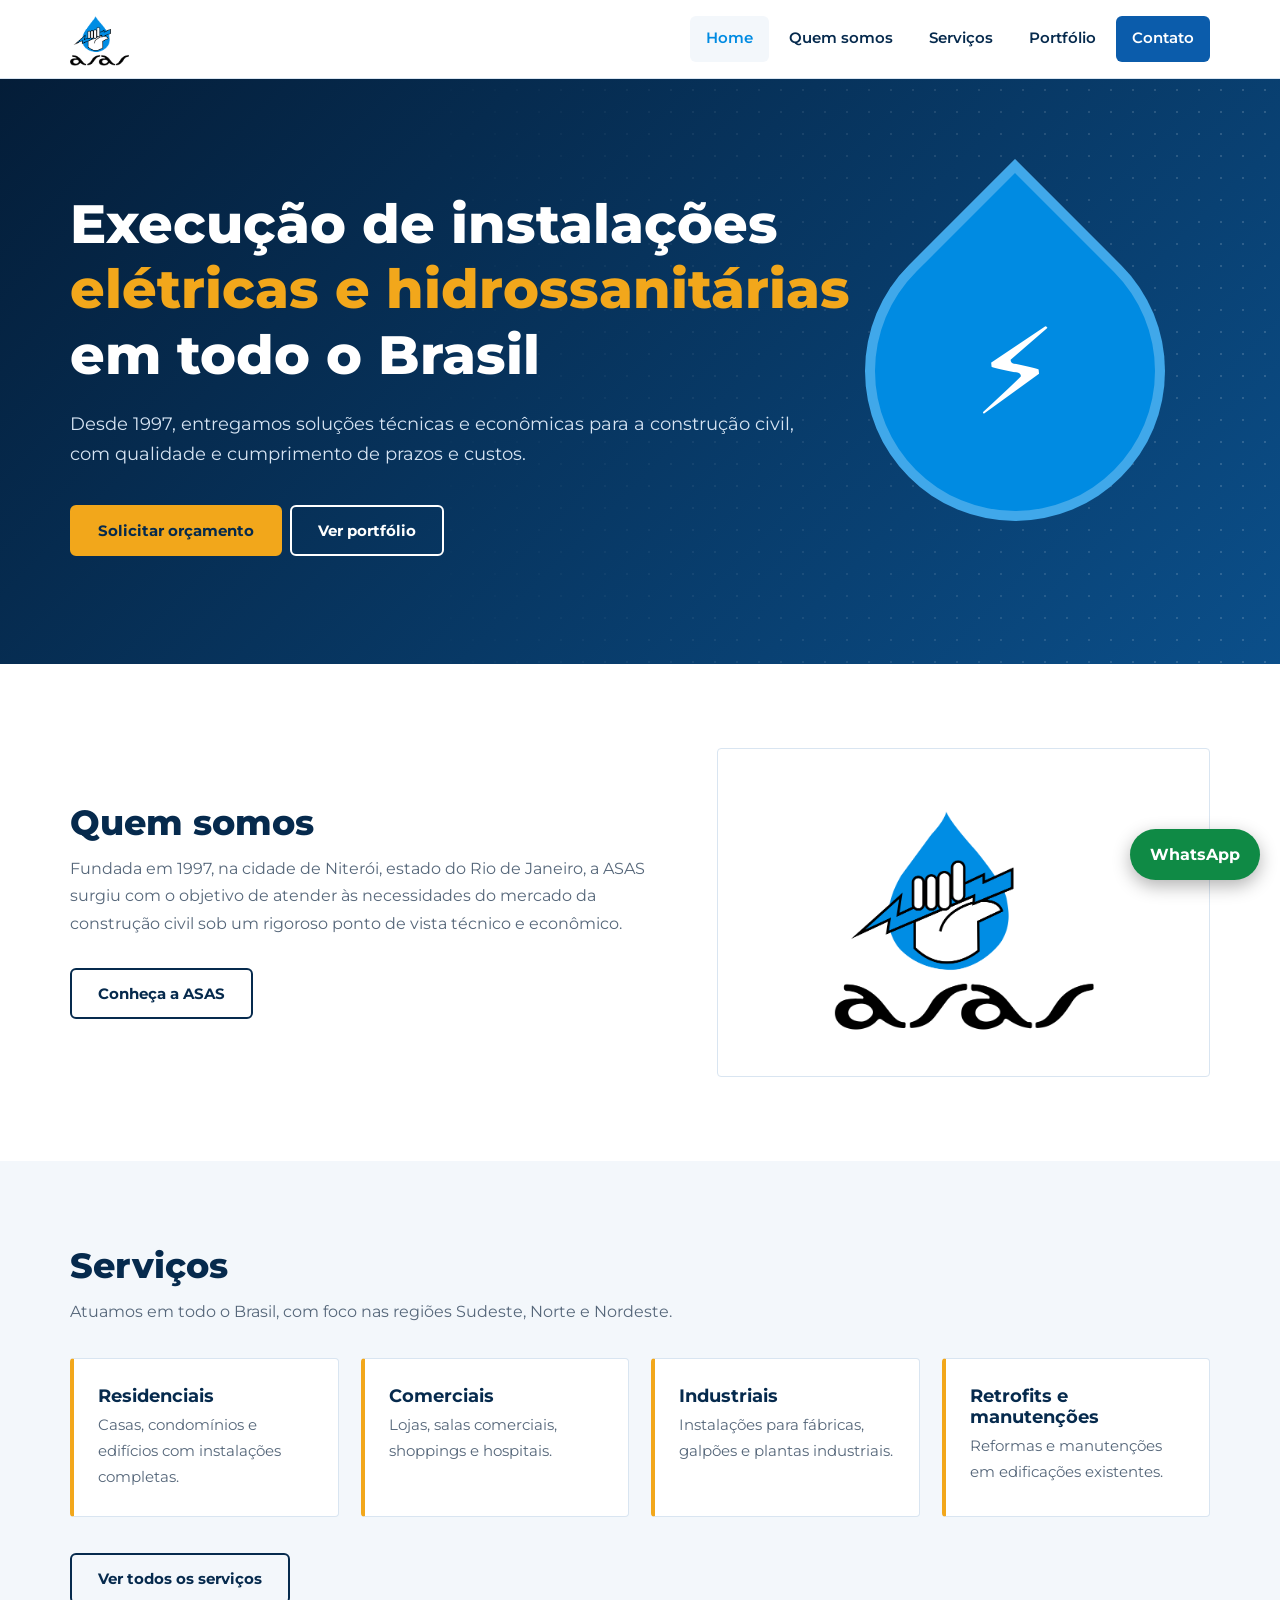
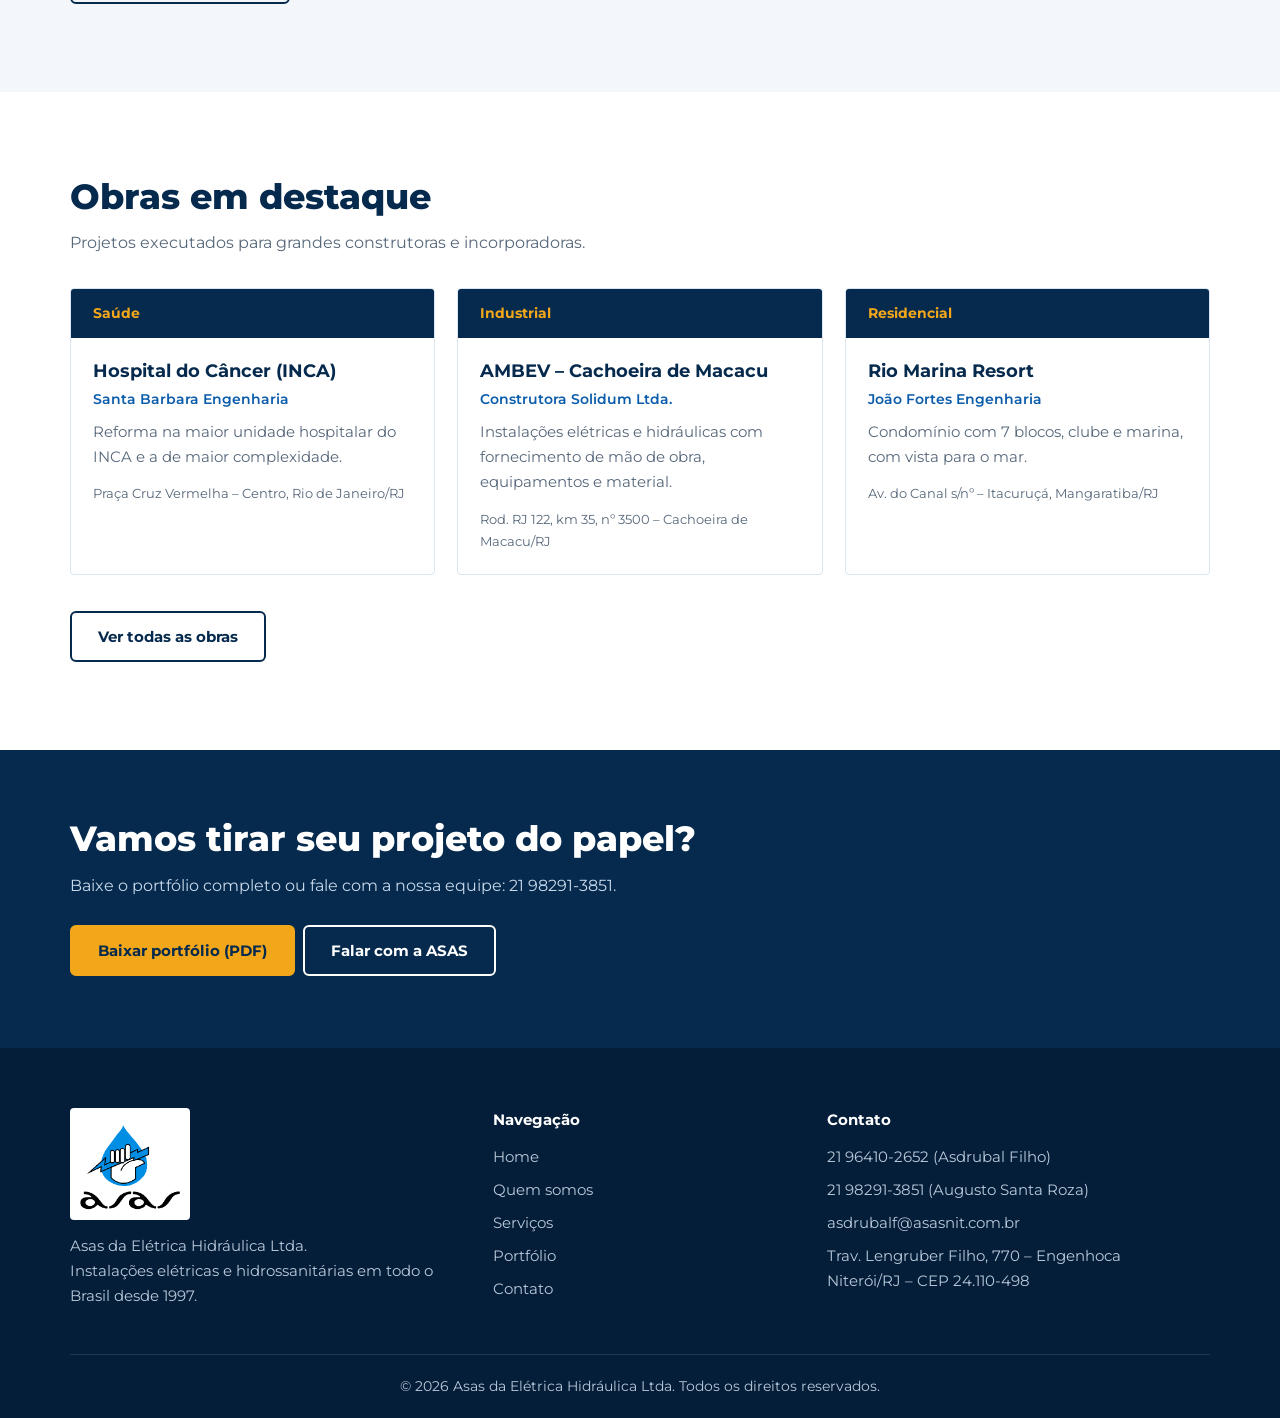
<file: index.html>
﻿<!DOCTYPE html>
<html lang="pt-BR">
<head>
<meta charset="UTF-8">
<meta name="viewport" content="width=device-width,initial-scale=1">
<title>ASAS – Instalações Elétricas e Hidrossanitárias | Niterói/RJ</title>
<meta name="description" content="Asas da Elétrica Hidráulica Ltda.: execução de instalações elétricas e hidrossanitárias residenciais, comerciais e industriais em todo o Brasil desde 1997.">
<link rel="icon" href="assets/logo.png">
<link href="https://fonts.googleapis.com/css2?family=Montserrat:wght@400;600;700;800&display=swap" rel="stylesheet">
<style>
:root{--navy:#062a4d;--blue:#0b5cab;--sky:#008be2;--gold:#f2a71b;--bg:#f3f7fb;--line:#d9e5f1;--tx:#1d2b3a;--mut:#56677a}
*{box-sizing:border-box;margin:0;padding:0}
html{scroll-behavior:smooth}
body{font:400 1rem/1.7 Montserrat,system-ui,-apple-system,"Segoe UI",sans-serif;color:var(--tx)}
img{max-width:100%;display:block}
a{color:inherit;text-decoration:none}
ul{list-style:none}
:focus-visible{outline:3px solid var(--gold);outline-offset:3px}
.c{width:min(1140px,92%);margin:auto}
h1,h2,h3{color:var(--navy);line-height:1.2}
h2{font-size:clamp(1.6rem,3vw,2.2rem);font-weight:800;margin-bottom:.7rem}
h3{font-size:1.1rem;margin-bottom:.4rem}
.sec{padding:84px 0}.alt{background:var(--bg)}.m{margin:32px 0}
.lead{color:var(--mut);max-width:64ch}
.btn{display:inline-block;margin:4px 8px 4px 0;padding:14px 26px;border:2px solid var(--gold);border-radius:6px;background:var(--gold);color:var(--navy);font:700 .95rem Montserrat,sans-serif;cursor:pointer;transition:background .2s,color .2s}
.btn:hover{background:#fff}
.btn.o{background:none;border-color:#fff;color:#fff}.btn.o:hover{background:#fff;color:var(--navy)}
.btn.dk{background:none;border-color:var(--navy);color:var(--navy)}.btn.dk:hover{background:var(--navy);color:#fff}
header{position:sticky;top:0;z-index:50;background:#fff;border-bottom:1px solid var(--line)}
header.sc{box-shadow:0 4px 18px rgba(6,42,77,.12)}
.nav{display:flex;align-items:center;justify-content:space-between;height:78px}
.nav img{height:54px}
nav ul{display:flex;gap:4px}
nav a{display:block;padding:10px 16px;border-radius:6px;font-weight:600;font-size:.92rem;color:var(--navy)}
nav a:hover,nav a.on{color:var(--sky);background:var(--bg)}
nav a.cta{background:var(--blue);color:#fff}nav a.cta:hover{background:var(--navy);color:#fff}
.mb{display:none;background:none;border:0;font-size:2rem;line-height:1;color:var(--navy);cursor:pointer}
.hero{position:relative;overflow:hidden;color:#fff;background:linear-gradient(135deg,#041d38,#0b4f8a)}
.hero:before{content:"";position:absolute;inset:0;background:radial-gradient(rgba(255,255,255,.16) 1.5px,transparent 1.5px) 0 0/22px 22px;-webkit-mask-image:linear-gradient(90deg,transparent 30%,#000);mask-image:linear-gradient(90deg,transparent 30%,#000)}
.hero .c{position:relative;padding:112px 0 104px}
.hero h1{color:#fff;font-size:clamp(2rem,5vw,3.4rem);font-weight:800;max-width:15em}
.hero h1 span{color:var(--gold)}
.hero .lead{color:#d6e4f3;margin:22px 0 32px;font-size:1.1rem}
.ph .c{padding:64px 0 56px}.ph .lead{margin-bottom:0}
.drop{position:absolute;right:9%;top:50%;width:300px;height:300px;margin-top:-150px;border-radius:0 50% 50% 50%;transform:rotate(45deg);background:var(--sky);border:10px solid rgba(255,255,255,.25);display:grid;place-items:center}
.drop:after{content:"⚡";font-size:120px;transform:rotate(-45deg)}
@media(prefers-reduced-motion:no-preference){.hero .c>*{animation:up .8s both}.hero .c>*+*{animation-delay:.2s}@keyframes up{from{opacity:0;transform:translateY(24px)}}}
.g{display:grid;gap:22px}
.g2{grid-template-columns:repeat(auto-fit,minmax(300px,1fr))}
.g3{grid-template-columns:repeat(auto-fit,minmax(280px,1fr))}
.g4{grid-template-columns:repeat(auto-fit,minmax(230px,1fr))}
.card{padding:26px 24px;background:#fff;border:1px solid var(--line);border-left:4px solid var(--gold);border-radius:4px}
.card p{color:var(--mut);font-size:.95rem}
.split{display:grid;grid-template-columns:1.2fr 1fr;gap:56px;align-items:center}
.lp{display:grid;place-items:center;padding:44px;border:1px solid var(--line);border-radius:4px}.lp img{width:min(260px,80%)}
.band{background:var(--navy);color:#fff;padding:68px 0}.band h2{color:#fff}.band p{color:#c7d8ea;margin-bottom:22px}
.w{background:#fff;border:1px solid var(--line);border-radius:4px;overflow:hidden}
.wh{background:var(--navy);color:var(--gold);padding:12px 22px;font-weight:700;font-size:.9rem}
.wb{padding:22px}.cl{color:var(--blue);font-weight:600;font-size:.9rem;margin-bottom:8px}
.wb p:not(.cl){color:var(--mut);font-size:.93rem}
.wb small{display:block;margin-top:12px;color:var(--mut);font-size:.82rem}
footer{background:#041d38;color:#b9c9da;padding:60px 0 0;font-size:.92rem}
.fg{display:grid;grid-template-columns:1.3fr 1fr 1.3fr;gap:40px}
footer h4{color:#fff;margin-bottom:12px}footer li{margin-bottom:8px}footer a:hover{color:var(--gold)}
.fl{width:120px;padding:10px;background:#fff;border-radius:4px;margin-bottom:14px}
.cp{margin-top:44px;padding:20px 0;border-top:1px solid rgba(255,255,255,.12);text-align:center;font-size:.85rem}
.wa{position:fixed;right:20px;bottom:20px;z-index:60;padding:12px 20px;border-radius:30px;background:#0f8a45;color:#fff;font-weight:700;box-shadow:0 6px 18px rgba(0,0,0,.3)}
@media(max-width:820px){
.mb{display:block}
nav{position:absolute;top:78px;left:0;right:0;max-height:0;overflow:hidden;background:#fff;transition:max-height .3s}
nav.open{max-height:420px;border-bottom:1px solid var(--line)}
nav ul{flex-direction:column;padding:12px 4%}
.split,.fg{grid-template-columns:1fr}
.sec{padding:56px 0}.hero .c{padding:72px 0}.drop{display:none}}
</style>
</head>
<body>

<section class="hero">
  <div class="drop" aria-hidden="true"></div>
  <div class="c">
    <h1>Execução de instalações <span>elétricas e hidrossanitárias</span> em todo o Brasil</h1>
    <p class="lead">Desde 1997, entregamos soluções técnicas e econômicas para a construção civil, com qualidade e cumprimento de prazos e custos.</p>
    <a class="btn" href="contato.html">Solicitar orçamento</a><a class="btn o" href="portfolio.html">Ver portfólio</a>
  </div>
</section>

<section class="sec">
  <div class="c split">
    <div>
      <h2>Quem somos</h2>
      <p class="lead">Fundada em 1997, na cidade de Niterói, estado do Rio de Janeiro, a ASAS surgiu com o objetivo de atender às necessidades do mercado da construção civil sob um rigoroso ponto de vista técnico e econômico.</p>
      <br><a class="btn dk" href="quem-somos.html">Conheça a ASAS</a>
    </div>
    <div class="lp"><img src="assets/logo.png" alt="Logo da ASAS"></div>
  </div>
</section>

<section class="sec alt">
  <div class="c">
    <h2>Serviços</h2>
    <p class="lead">Atuamos em todo o Brasil, com foco nas regiões Sudeste, Norte e Nordeste.</p>
    <div class="g g4 m">
      <div class="card"><h3>Residenciais</h3><p>Casas, condomínios e edifícios com instalações completas.</p></div>
      <div class="card"><h3>Comerciais</h3><p>Lojas, salas comerciais, shoppings e hospitais.</p></div>
      <div class="card"><h3>Industriais</h3><p>Instalações para fábricas, galpões e plantas industriais.</p></div>
      <div class="card"><h3>Retrofits e manutenções</h3><p>Reformas e manutenções em edificações existentes.</p></div>
    </div>
    <a class="btn dk" href="servicos.html">Ver todos os serviços</a>
  </div>
</section>

<section class="sec">
  <div class="c">
    <h2>Obras em destaque</h2>
    <p class="lead">Projetos executados para grandes construtoras e incorporadoras.</p>
    <div class="g g3 m" data-obras="3"></div>
    <a class="btn dk" href="portfolio.html">Ver todas as obras</a>
  </div>
</section>

<section class="band">
  <div class="c">
    <h2>Vamos tirar seu projeto do papel?</h2>
    <p>Baixe o portfólio completo ou fale com a nossa equipe: 21 98291-3851.</p>
    <a class="btn" href="assets/Portfolio_ASAS.pdf" download>Baixar portfólio (PDF)</a><a class="btn o" href="contato.html">Falar com a ASAS</a>
  </div>
</section>

<script>
const PAGES=[['index.html','Home'],['quem-somos.html','Quem somos'],['servicos.html','Serviços'],['portfolio.html','Portfólio'],['contato.html','Contato']];
const T1='21 96410-2652',T2='21 98291-3851',ZAP='5521982913851',MAIL='asdrubalf@asasnit.com.br';
const OBRAS=[
['Saúde','Hospital do Câncer (INCA)','Santa Barbara Engenharia','Reforma na maior unidade hospitalar do INCA e a de maior complexidade.','Praça Cruz Vermelha – Centro, Rio de Janeiro/RJ'],
['Industrial','AMBEV – Cachoeira de Macacu','Construtora Solidum Ltda.','Instalações elétricas e hidráulicas com fornecimento de mão de obra, equipamentos e material.','Rod. RJ 122, km 35, nº 3500 – Cachoeira de Macacu/RJ'],
['Residencial','Rio Marina Resort','João Fortes Engenharia','Condomínio com 7 blocos, clube e marina, com vista para o mar.','Av. do Canal s/nº – Itacuruçá, Mangaratiba/RJ'],
['Saúde','Hospital Modular Emergencial','Carraca Engenharia','Instalações elétricas e hidráulicas com fornecimento de mão de obra.','Av. Baltimore, 22-92 – Jardim Esplanada, Nova Iguaçu/RJ'],
['Comercial','Peninsula Open Mall','Construtora Dominus / Carvalho Hosken','29 salas e 19 lojas.','Rua Flamboyants, Lote 01, Quadra 06 – Barra da Tijuca/RJ'],
['Residencial','Grandvalley Niterói','Construtora Gafisa','Instalações elétricas e hidráulicas com fornecimento de mão de obra, equipamentos e material.','Rua Dr. Paulo Cesar, 137 – Niterói/RJ'],
['Comercial','Touch Escritórios Inteligentes','João Fortes Engenharia S/A','Lojas com jirau, salas comerciais e salas duplex.','Rua Jardim Botânico, 568 – Rio de Janeiro/RJ'],
['Residencial','Vila Pan-Americana','Construtora Agenco','Conjunto inaugurado em 2007, com 17 prédios e 1.480 apartamentos, construído para os Jogos Pan-Americanos.','Rio de Janeiro/RJ']
];
const tel=t=>'tel:+55'+t.replace(/\D/g,'');
const cur=(location.pathname.split('/').pop()||'index').replace('.html','');
document.body.insertAdjacentHTML('afterbegin',`<header><div class="c nav"><a href="index.html"><img src="assets/logo.png" alt="ASAS"></a><button class="mb" aria-label="Abrir menu" aria-expanded="false">☰</button><nav><ul>${PAGES.map(([h,t])=>`<li><a href="${h}" class="${h.replace('.html','')===cur?'on':''}${h=='contato.html'?' cta':''}">${t}</a></li>`).join('')}</ul></nav></div></header>`);
document.body.insertAdjacentHTML('beforeend',`<footer><div class="c fg"><div><div class="fl"><img src="assets/logo.png" alt="ASAS"></div><p>Asas da Elétrica Hidráulica Ltda.<br>Instalações elétricas e hidrossanitárias em todo o Brasil desde 1997.</p></div><div><h4>Navegação</h4><ul>${PAGES.map(([h,t])=>`<li><a href="${h}">${t}</a></li>`).join('')}</ul></div><div><h4>Contato</h4><ul><li><a href="${tel(T1)}">${T1}</a> (Asdrubal Filho)</li><li><a href="${tel(T2)}">${T2}</a> (Augusto Santa Roza)</li><li><a href="mailto:${MAIL}">${MAIL}</a></li><li>Trav. Lengruber Filho, 770 – Engenhoca<br>Niterói/RJ – CEP 24.110-498</li></ul></div></div><div class="c cp">© ${new Date().getFullYear()} Asas da Elétrica Hidráulica Ltda. Todos os direitos reservados.</div></footer><a class="wa" href="https://wa.me/${ZAP}" target="_blank" rel="noopener">WhatsApp</a>`);
document.querySelectorAll('[data-obras]').forEach(el=>{
  const n=el.dataset.obras;
  el.innerHTML=OBRAS.slice(0,n=='all'?OBRAS.length:+n).map(o=>`<article class="w"><div class="wh">${o[0]}</div><div class="wb"><h3>${o[1]}</h3><p class="cl">${o[2]}</p><p>${o[3]}</p><small>${o[4]}</small></div></article>`).join('');
});
const hd=document.querySelector('header'),mb=hd.querySelector('.mb'),nv=hd.querySelector('nav');
mb.onclick=()=>mb.setAttribute('aria-expanded',nv.classList.toggle('open'));
nv.onclick=e=>{if(e.target.tagName=='A')nv.classList.remove('open')};
addEventListener('scroll',()=>hd.classList.toggle('sc',scrollY>10));
</script>
</body>
</html>
</file>
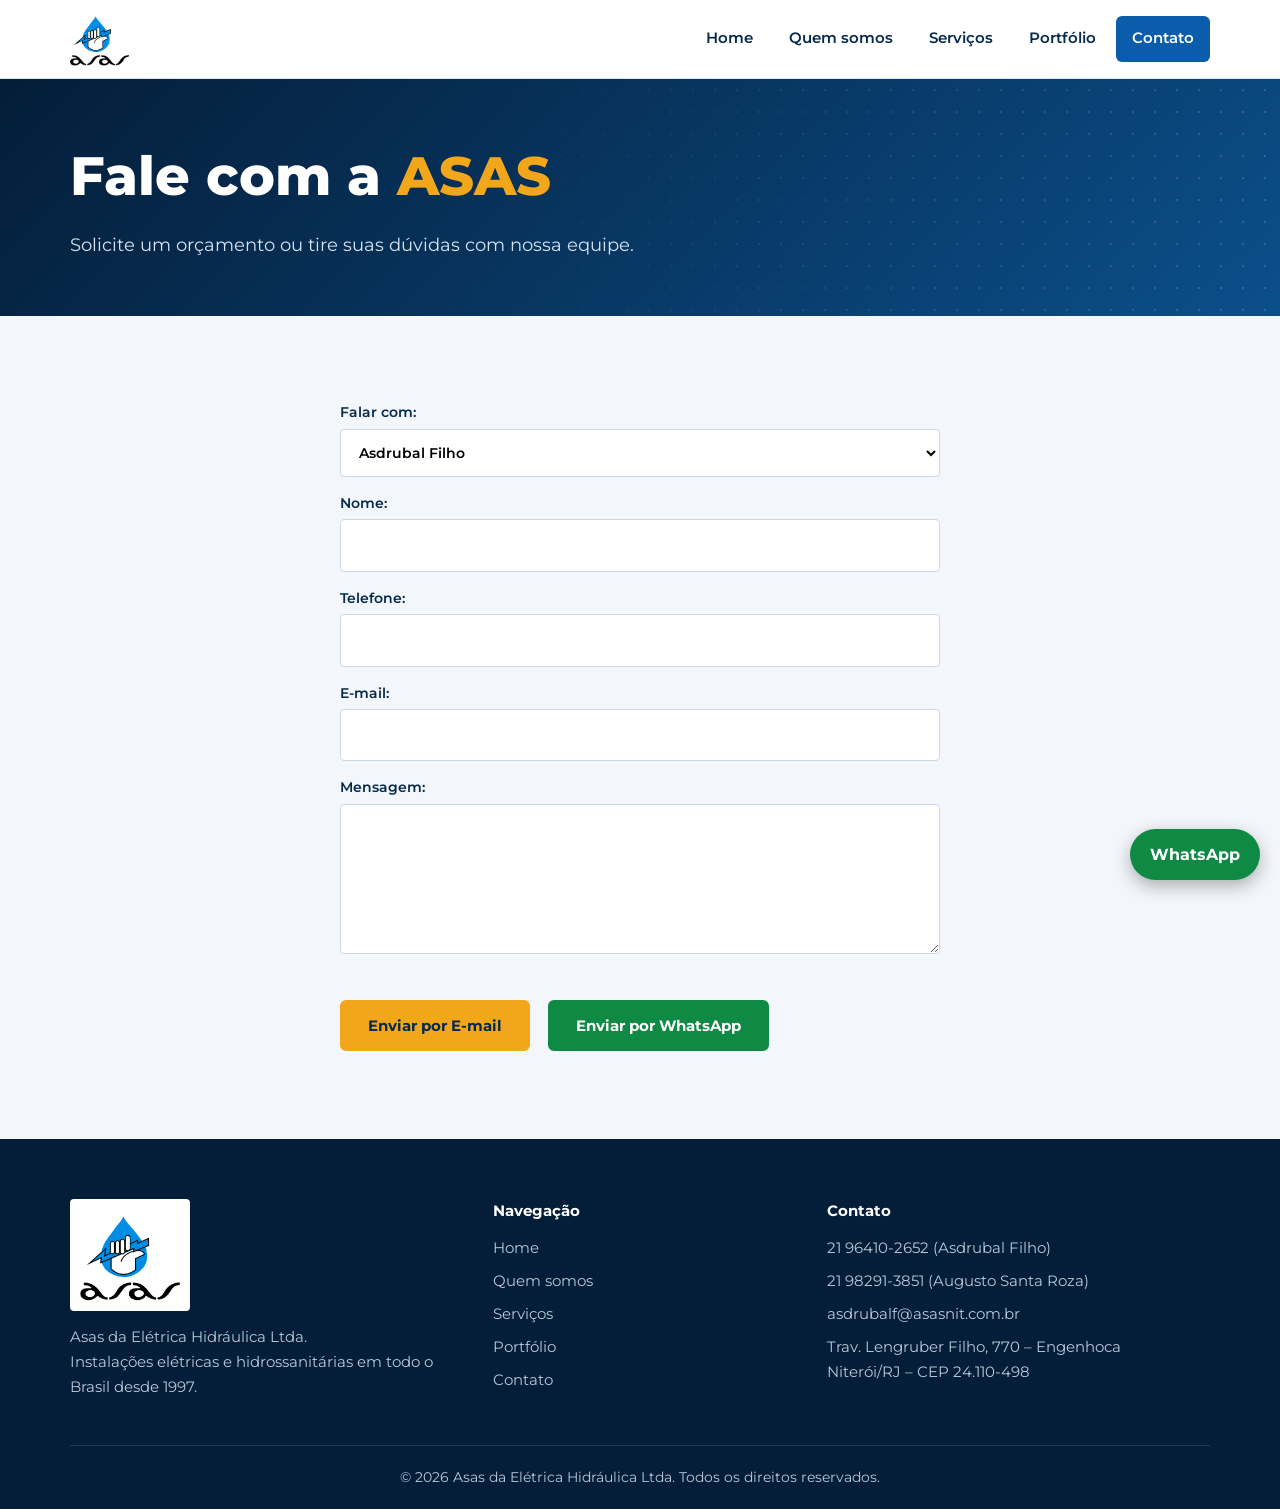
<file: contato.html>
﻿<!DOCTYPE html>
<html lang="pt-BR">
<head>
<meta charset="UTF-8">
<meta name="viewport" content="width=device-width,initial-scale=1">
<title>Contato - ASAS – Instalações Elétricas e Hidrossanitárias</title>
<link rel="icon" href="assets/logo.png">
<link href="https://fonts.googleapis.com/css2?family=Montserrat:wght@400;600;700;800&display=swap" rel="stylesheet">
<style>
:root{--navy:#062a4d;--blue:#0b5cab;--sky:#008be2;--gold:#f2a71b;--bg:#f3f7fb;--line:#d9e5f1;--tx:#1d2b3a;--mut:#56677a}
*{box-sizing:border-box;margin:0;padding:0}
html{scroll-behavior:smooth}
body{font:400 1rem/1.7 Montserrat,system-ui,-apple-system,"Segoe UI",sans-serif;color:var(--tx)}
img{max-width:100%;display:block}
a{color:inherit;text-decoration:none}
ul{list-style:none}
:focus-visible{outline:3px solid var(--gold);outline-offset:3px}
.c{width:min(1140px,92%);margin:auto}
h1,h2,h3{color:var(--navy);line-height:1.2}
h2{font-size:clamp(1.6rem,3vw,2.2rem);font-weight:800;margin-bottom:.7rem}
h3{font-size:1.1rem;margin-bottom:.4rem}
.sec{padding:84px 0}.alt{background:var(--bg)}.m{margin:32px 0}
.lead{color:var(--mut);max-width:64ch}
.btn{display:inline-block;margin:4px 8px 4px 0;padding:14px 26px;border:2px solid var(--gold);border-radius:6px;background:var(--gold);color:var(--navy);font:700 .95rem Montserrat,sans-serif;cursor:pointer;transition:background .2s,color .2s}
.btn:hover{background:#fff}
.btn.o{background:none;border-color:#fff;color:#fff}.btn.o:hover{background:#fff;color:var(--navy)}
.btn.dk{background:none;border-color:var(--navy);color:var(--navy)}.btn.dk:hover{background:var(--navy);color:#fff}
header{position:sticky;top:0;z-index:50;background:#fff;border-bottom:1px solid var(--line)}
header.sc{box-shadow:0 4px 18px rgba(6,42,77,.12)}
.nav{display:flex;align-items:center;justify-content:space-between;height:78px}
.nav img{height:54px}
nav ul{display:flex;gap:4px}
nav a{display:block;padding:10px 16px;border-radius:6px;font-weight:600;font-size:.92rem;color:var(--navy)}
nav a:hover,nav a.on{color:var(--sky);background:var(--bg)}
nav a.cta{background:var(--blue);color:#fff}nav a.cta:hover{background:var(--navy);color:#fff}
.mb{display:none;background:none;border:0;font-size:2rem;line-height:1;color:var(--navy);cursor:pointer}
.hero{position:relative;overflow:hidden;color:#fff;background:linear-gradient(135deg,#041d38,#0b4f8a)}
.hero:before{content:"";position:absolute;inset:0;background:radial-gradient(rgba(255,255,255,.16) 1.5px,transparent 1.5px) 0 0/22px 22px;-webkit-mask-image:linear-gradient(90deg,transparent 30%,#000);mask-image:linear-gradient(90deg,transparent 30%,#000)}
.hero .c{position:relative;padding:112px 0 104px}
.hero h1{color:#fff;font-size:clamp(2rem,5vw,3.4rem);font-weight:800;max-width:15em}
.hero h1 span{color:var(--gold)}
.hero .lead{color:#d6e4f3;margin:22px 0 32px;font-size:1.1rem}
.ph .c{padding:64px 0 56px}.ph .lead{margin-bottom:0}
.ct{margin-bottom:22px}.ct b{display:block;color:var(--navy)}.ct a:hover{color:var(--sky)}
form{display:grid;gap:14px}
label{display:block;font-weight:600;font-size:.9rem;color:var(--navy)}
input,textarea,select{width:100%;margin-top:4px;padding:13px 14px;border:1.5px solid #c9d8e8;border-radius:4px;font:inherit;background:#fff}
input:focus,textarea:focus,select:focus{outline:0;border-color:var(--sky);box-shadow:0 0 0 3px rgba(0,139,226,.18)}
footer{background:#041d38;color:#b9c9da;padding:60px 0 0;font-size:.92rem}
.fg{display:grid;grid-template-columns:1.3fr 1fr 1.3fr;gap:40px}
footer h4{color:#fff;margin-bottom:12px}footer li{margin-bottom:8px}footer a:hover{color:var(--gold)}
.fl{width:120px;padding:10px;background:#fff;border-radius:4px;margin-bottom:14px}
.cp{margin-top:44px;padding:20px 0;border-top:1px solid rgba(255,255,255,.12);text-align:center;font-size:.85rem}
.wa{position:fixed;right:20px;bottom:20px;z-index:60;padding:12px 20px;border-radius:30px;background:#0f8a45;color:#fff;font-weight:700;box-shadow:0 6px 18px rgba(0,0,0,.3)}
@media(max-width:820px){
.mb{display:block}
nav{position:absolute;top:78px;left:0;right:0;max-height:0;overflow:hidden;background:#fff;transition:max-height .3s}
nav.open{max-height:420px;border-bottom:1px solid var(--line)}
nav ul{flex-direction:column;padding:12px 4%}
.fg{grid-template-columns:1fr}
.sec{padding:56px 0}.hero .c{padding:72px 0}}
</style>
</head>
<body>

<section class="hero ph">
  <div class="c">
    <h1>Fale com a <span>ASAS</span></h1>
    <p class="lead">Solicite um orçamento ou tire suas dúvidas com nossa equipe.</p>
  </div>
</section>

<section class="sec alt">
  <div class="c ct" style="max-width: 600px; margin: 0 auto;">
    <form id="f">
      <label>Falar com:
        <select name="destinatario" id="dest">
          <option value="asdrubal">Asdrubal Filho</option>
          <option value="augusto">Augusto Santa Roza</option>
        </select>
      </label>
      <label>Nome: <input type="text" name="nome" required></label>
      <label>Telefone: <input type="tel" name="tel" required></label>
      <label>E-mail: <input type="email" name="email" required></label>
      <label>Mensagem: <textarea name="msg" rows="5" required></textarea></label>
      <div style="display:flex; gap:10px; margin-top:20px;">
        <button type="submit" class="btn">Enviar por E-mail</button>
        <button type="button" id="wz" class="btn" style="background:#0f8a45; color:#fff; border-color:#0f8a45;">Enviar por WhatsApp</button>
      </div>
    </form>
  </div>
</section>

<script>
const PAGES=[['index.html','Home'],['quem-somos.html','Quem somos'],['servicos.html','Serviços'],['portfolio.html','Portfólio'],['contato.html','Contato']];
const T1='21 96410-2652',T2='21 98291-3851',ZAP='5521982913851',MAIL='asdrubalf@asasnit.com.br';
const tel=t=>'tel:+55'+t.replace(/\D/g,'');
const cur=(location.pathname.split('/').pop()||'index').replace('.html','');

document.body.insertAdjacentHTML('afterbegin',`<header><div class="c nav"><a href="index.html"><img src="assets/logo.png" alt="ASAS"></a><button class="mb" aria-label="Abrir menu" aria-expanded="false">☰</button><nav><ul>${PAGES.map(([h,t])=>`<li><a href="${h}" class="${h.replace('.html','')===cur?'on':''}${h=='contato.html'?' cta':''}">${t}</a></li>`).join('')}</ul></nav></div></header>`);
document.body.insertAdjacentHTML('beforeend',`<footer><div class="c fg"><div><div class="fl"><img src="assets/logo.png" alt="ASAS"></div><p>Asas da Elétrica Hidráulica Ltda.<br>Instalações elétricas e hidrossanitárias em todo o Brasil desde 1997.</p></div><div><h4>Navegação</h4><ul>${PAGES.map(([h,t])=>`<li><a href="${h}">${t}</a></li>`).join('')}</ul></div><div><h4>Contato</h4><ul><li><a href="${tel(T1)}">${T1}</a> (Asdrubal Filho)</li><li><a href="${tel(T2)}">${T2}</a> (Augusto Santa Roza)</li><li><a href="mailto:${MAIL}">${MAIL}</a></li><li>Trav. Lengruber Filho, 770 – Engenhoca<br>Niterói/RJ – CEP 24.110-498</li></ul></div></div><div class="c cp">© ${new Date().getFullYear()} Asas da Elétrica Hidráulica Ltda. Todos os direitos reservados.</div></footer><a class="wa" href="https://wa.me/${ZAP}" target="_blank" rel="noopener">WhatsApp</a>`);

const hd=document.querySelector('header'),mb=hd.querySelector('.mb'),nv=hd.querySelector('nav');
mb.onclick=()=>mb.setAttribute('aria-expanded',nv.classList.toggle('open'));
nv.onclick=e=>{if(e.target.tagName=='A')nv.classList.remove('open')};
addEventListener('scroll',()=>hd.classList.toggle('sc',scrollY>10));

const f=document.getElementById('f');
if(f){
  const txt=()=>{const d=new FormData(f);return `Olá! Sou ${d.get('nome')} (${d.get('tel')}, ${d.get('email')}).\n\n${d.get('msg')}`};
  
  const obterDestino = () => {
    const dest = document.getElementById('dest').value;
    if(dest === 'augusto') {
      return { zap: '5521982913851', mail: 'augusto@asasnit.com.br' };
    }
    return { zap: '5521964102652', mail: 'asdrubalf@asasnit.com.br' };
  };

  f.onsubmit=e=>{
    e.preventDefault();
    const destino = obterDestino();
    const assunto = encodeURIComponent('Contato pelo site');
    const corpo = encodeURIComponent(txt());
    window.open(`https://mail.google.com/mail/?view=cm&fs=1&to=${destino.mail}&su=${assunto}&body=${corpo}`, '_blank');
  };
  
  document.getElementById('wz').onclick=()=>{
    if(f.reportValidity()){
      const destino = obterDestino();
      open(`https://wa.me/${destino.zap}?text=${encodeURIComponent(txt())}`);
    }
  };
}
</script>
</body>
</html>
</file>
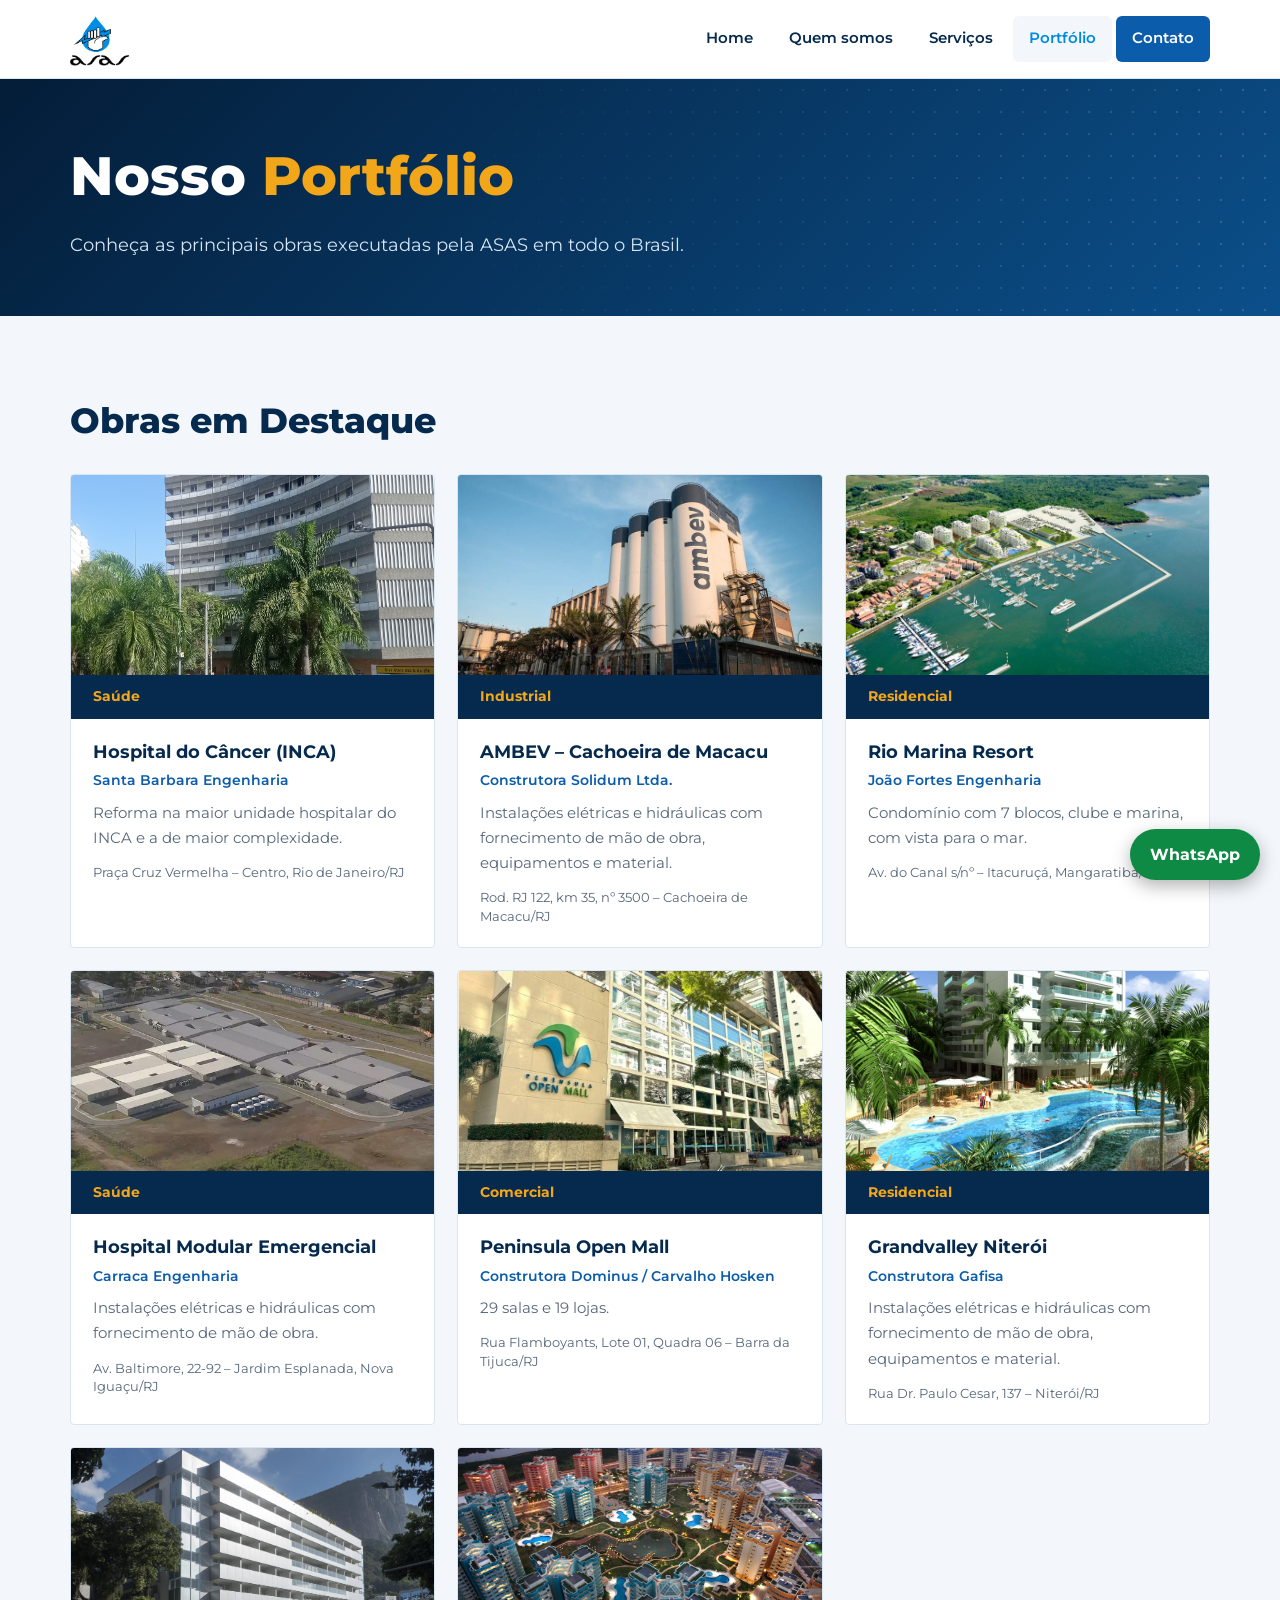
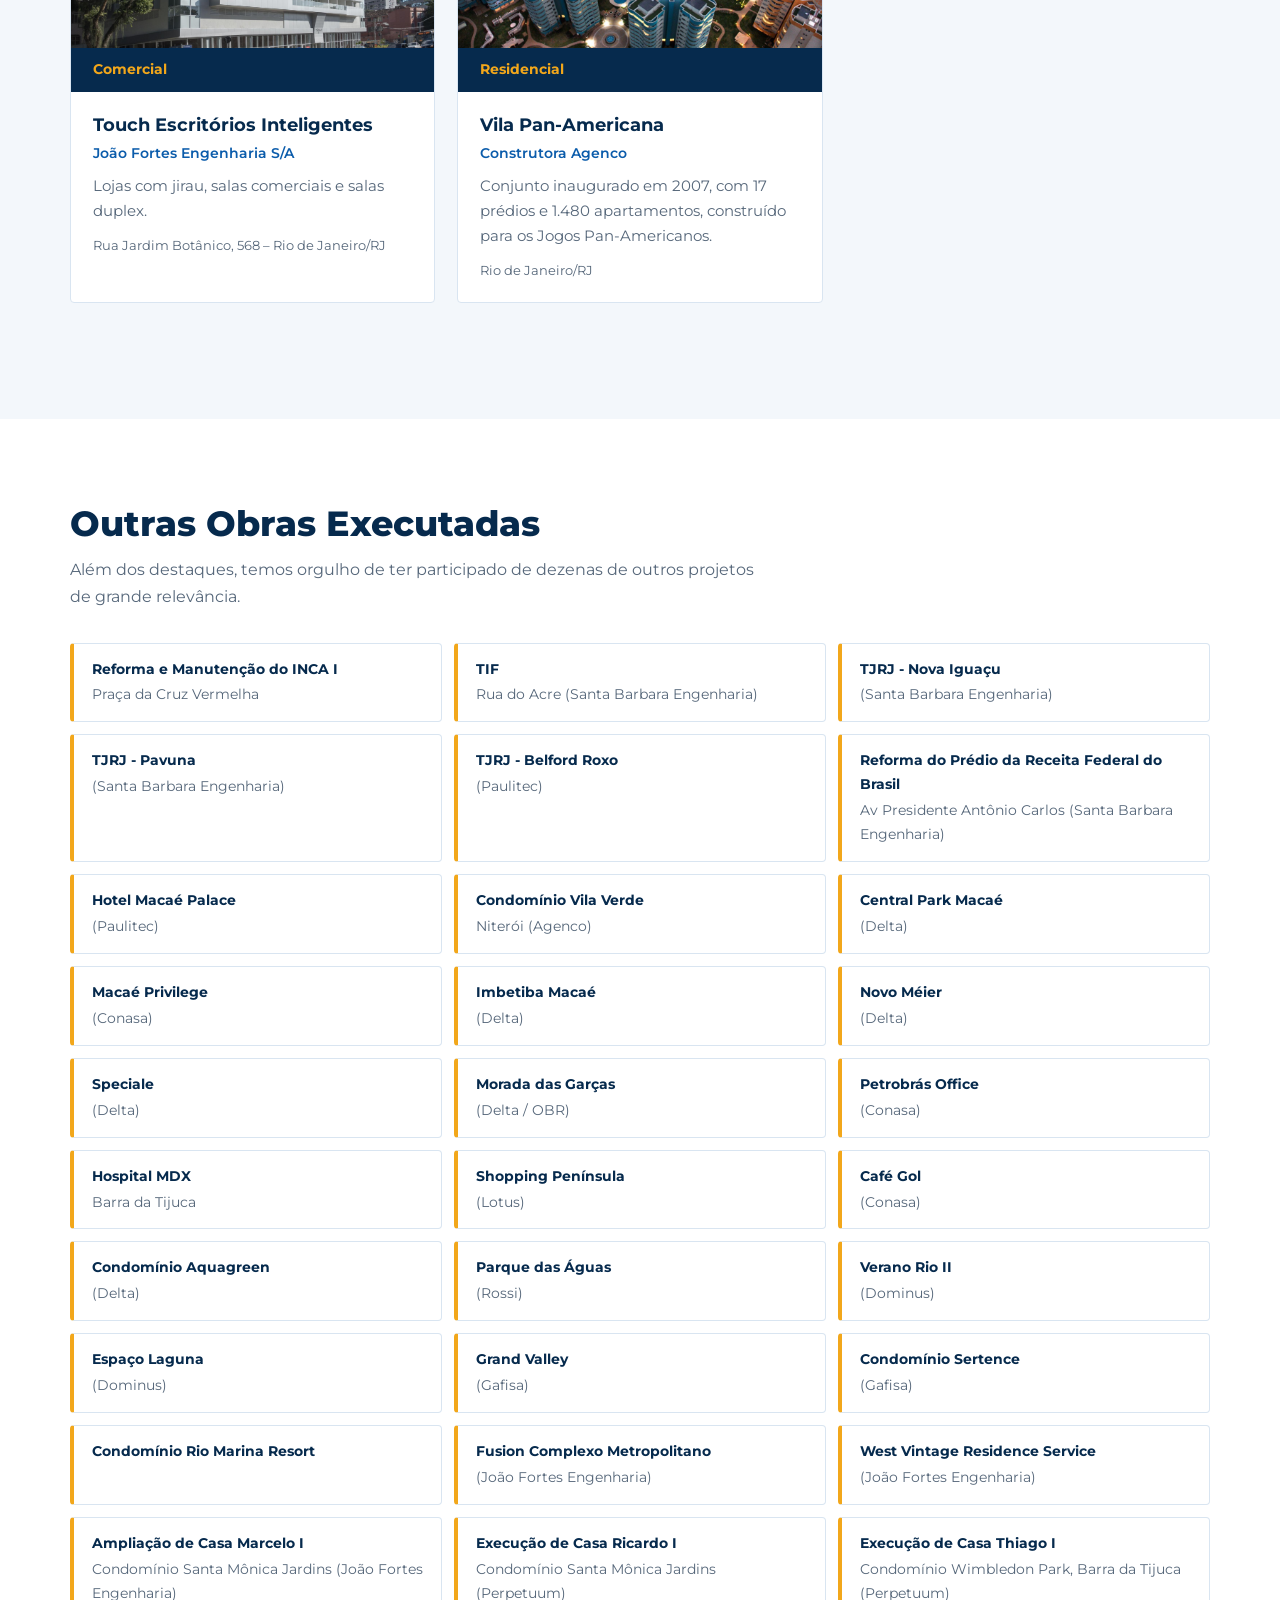
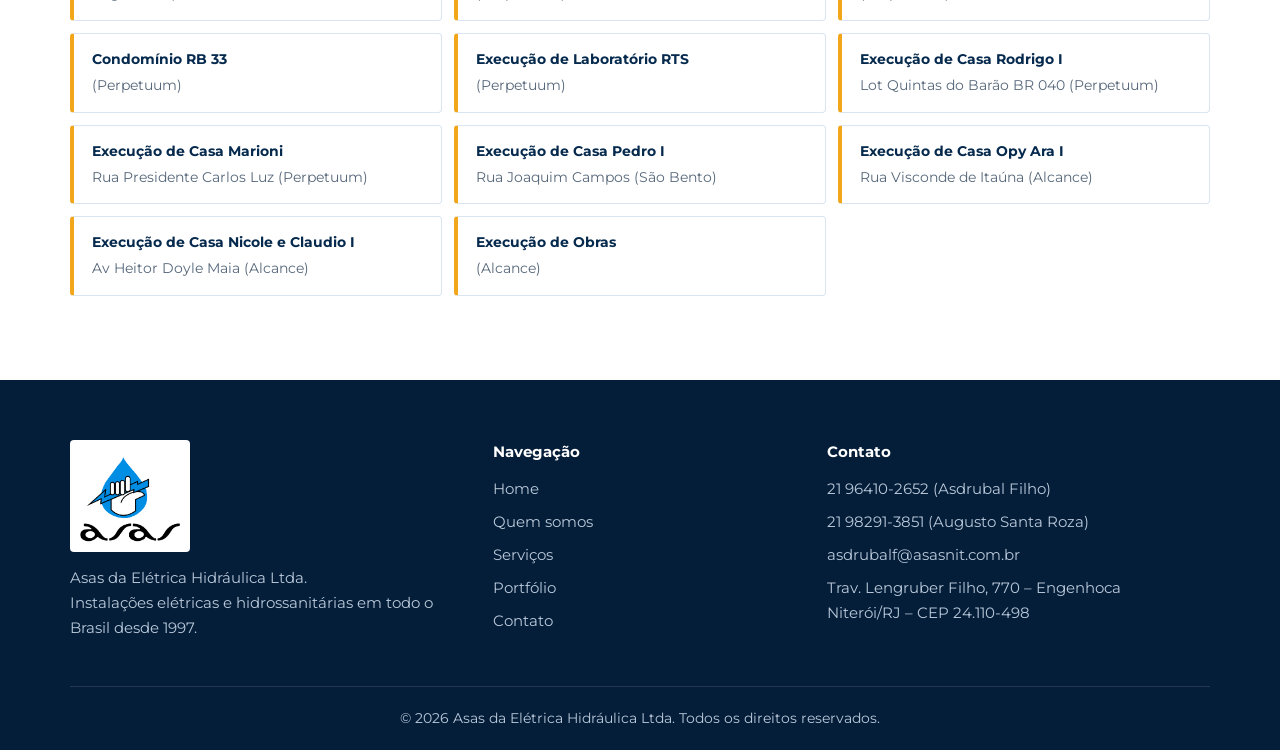
<file: portfolio.html>
﻿<!DOCTYPE html>
<html lang="pt-BR">
<head>
<meta charset="UTF-8">
<meta name="viewport" content="width=device-width,initial-scale=1">
<title>Portfólio - ASAS – Instalações Elétricas e Hidrossanitárias</title>
<link rel="icon" href="assets/logo.png">
<link href="https://fonts.googleapis.com/css2?family=Montserrat:wght@400;600;700;800&display=swap" rel="stylesheet">
<style>
:root{--navy:#062a4d;--blue:#0b5cab;--sky:#008be2;--gold:#f2a71b;--bg:#f3f7fb;--line:#d9e5f1;--tx:#1d2b3a;--mut:#56677a}
*{box-sizing:border-box;margin:0;padding:0}
html{scroll-behavior:smooth}
body{font:400 1rem/1.7 Montserrat,system-ui,-apple-system,"Segoe UI",sans-serif;color:var(--tx)}
img{max-width:100%;display:block}
a{color:inherit;text-decoration:none}
ul{list-style:none}
.c{width:min(1140px,92%);margin:auto}
h1,h2,h3{color:var(--navy);line-height:1.2}
h2{font-size:clamp(1.6rem,3vw,2.2rem);font-weight:800;margin-bottom:.7rem}
h3{font-size:1.1rem;margin-bottom:.4rem}
.sec{padding:84px 0}.alt{background:var(--bg)}.m{margin:32px 0}
.lead{color:var(--mut);max-width:64ch}
header{position:sticky;top:0;z-index:50;background:#fff;border-bottom:1px solid var(--line)}
header.sc{box-shadow:0 4px 18px rgba(6,42,77,.12)}
.nav{display:flex;align-items:center;justify-content:space-between;height:78px}
.nav img{height:54px}
nav ul{display:flex;gap:4px}
nav a{display:block;padding:10px 16px;border-radius:6px;font-weight:600;font-size:.92rem;color:var(--navy)}
nav a:hover,nav a.on{color:var(--sky);background:var(--bg)}
nav a.cta{background:var(--blue);color:#fff}nav a.cta:hover{background:var(--navy);color:#fff}
.mb{display:none;background:none;border:0;font-size:2rem;line-height:1;color:var(--navy);cursor:pointer}
.hero{position:relative;overflow:hidden;color:#fff;background:linear-gradient(135deg,#041d38,#0b4f8a)}
.hero:before{content:"";position:absolute;inset:0;background:radial-gradient(rgba(255,255,255,.16) 1.5px,transparent 1.5px) 0 0/22px 22px;-webkit-mask-image:linear-gradient(90deg,transparent 30%,#000);mask-image:linear-gradient(90deg,transparent 30%,#000)}
.hero .c{position:relative;padding:112px 0 104px}
.hero h1{color:#fff;font-size:clamp(2rem,5vw,3.4rem);font-weight:800;max-width:15em}
.hero h1 span{color:var(--gold)}
.hero .lead{color:#d6e4f3;margin:22px 0 32px;font-size:1.1rem}
.ph .c{padding:64px 0 56px}.ph .lead{margin-bottom:0}
.g{display:grid;gap:22px}
.g3{grid-template-columns:repeat(auto-fit,minmax(280px,1fr))}
.w{background:#fff;border:1px solid var(--line);border-radius:4px;overflow:hidden;display:flex;flex-direction:column}
.wi{height:200px;background:var(--bg);overflow:hidden}
.wi img{width:100%;height:100%;object-fit:cover;transition:transform .3s}
.w:hover .wi img{transform:scale(1.05)}
.wh{background:var(--navy);color:var(--gold);padding:10px 22px;font-weight:700;font-size:.85rem}
.wb{padding:22px;flex:1}.cl{color:var(--blue);font-weight:600;font-size:.9rem;margin-bottom:8px}
.wb p:not(.cl){color:var(--mut);font-size:.93rem}
.wb small{display:block;margin-top:12px;color:var(--mut);font-size:.82rem;line-height:1.4}
.lista-outras{display:grid;grid-template-columns:repeat(auto-fit,minmax(320px,1fr));gap:12px;margin-top:32px}
.lista-outras li{padding:14px 18px;background:#fff;border:1px solid var(--line);border-left:4px solid var(--gold);border-radius:4px;font-size:.88rem;color:var(--mut)}
.lista-outras li b{color:var(--navy);display:block;margin-bottom:2px}
footer{background:#041d38;color:#b9c9da;padding:60px 0 0;font-size:.92rem}
.fg{display:grid;grid-template-columns:1.3fr 1fr 1.3fr;gap:40px}
footer h4{color:#fff;margin-bottom:12px}footer li{margin-bottom:8px}footer a:hover{color:var(--gold)}
.fl{width:120px;padding:10px;background:#fff;border-radius:4px;margin-bottom:14px}
.cp{margin-top:44px;padding:20px 0;border-top:1px solid rgba(255,255,255,.12);text-align:center;font-size:.85rem}
.wa{position:fixed;right:20px;bottom:20px;z-index:60;padding:12px 20px;border-radius:30px;background:#0f8a45;color:#fff;font-weight:700;box-shadow:0 6px 18px rgba(0,0,0,.3)}
@media(max-width:820px){
.mb{display:block}
nav{position:absolute;top:78px;left:0;right:0;max-height:0;overflow:hidden;background:#fff;transition:max-height .3s}
nav.open{max-height:420px;border-bottom:1px solid var(--line)}
nav ul{flex-direction:column;padding:12px 4%}
.fg{grid-template-columns:1fr}
.sec{padding:56px 0}.hero .c{padding:72px 0}}
</style>
</head>
<body>

<section class="hero ph">
  <div class="c">
    <h1>Nosso <span>Portfólio</span></h1>
    <p class="lead">Conheça as principais obras executadas pela ASAS em todo o Brasil.</p>
  </div>
</section>

<section class="sec alt">
  <div class="c">
    <h2>Obras em Destaque</h2>
    <div class="g g3 m" data-obras="all"></div>
  </div>
</section>

<section class="sec">
  <div class="c">
    <h2>Outras Obras Executadas</h2>
    <p class="lead">Além dos destaques, temos orgulho de ter participado de dezenas de outros projetos de grande relevância.</p>
    <ul class="lista-outras" id="outras"></ul>
  </div>
</section>

<script>
const PAGES=[['index.html','Home'],['quem-somos.html','Quem somos'],['servicos.html','Serviços'],['portfolio.html','Portfólio'],['contato.html','Contato']];
const OBRAS=[
['Saúde','Hospital do Câncer (INCA)','Santa Barbara Engenharia','Reforma na maior unidade hospitalar do INCA e a de maior complexidade.','Praça Cruz Vermelha – Centro, Rio de Janeiro/RJ', 'assets/inca.jpg'],
['Industrial','AMBEV – Cachoeira de Macacu','Construtora Solidum Ltda.','Instalações elétricas e hidráulicas com fornecimento de mão de obra, equipamentos e material.','Rod. RJ 122, km 35, nº 3500 – Cachoeira de Macacu/RJ', 'assets/ambev.jpg'],
['Residencial','Rio Marina Resort','João Fortes Engenharia','Condomínio com 7 blocos, clube e marina, com vista para o mar.','Av. do Canal s/nº – Itacuruçá, Mangaratiba/RJ', 'assets/rio-marina.jpg'],
['Saúde','Hospital Modular Emergencial','Carraca Engenharia','Instalações elétricas e hidráulicas com fornecimento de mão de obra.','Av. Baltimore, 22-92 – Jardim Esplanada, Nova Iguaçu/RJ', 'assets/hospital-modular.jpg'],
['Comercial','Peninsula Open Mall','Construtora Dominus / Carvalho Hosken','29 salas e 19 lojas.','Rua Flamboyants, Lote 01, Quadra 06 – Barra da Tijuca/RJ', 'assets/peninsula.jpg'],
['Residencial','Grandvalley Niterói','Construtora Gafisa','Instalações elétricas e hidráulicas com fornecimento de mão de obra, equipamentos e material.','Rua Dr. Paulo Cesar, 137 – Niterói/RJ', 'assets/grandvalley.jpg'],
['Comercial','Touch Escritórios Inteligentes','João Fortes Engenharia S/A','Lojas com jirau, salas comerciais e salas duplex.','Rua Jardim Botânico, 568 – Rio de Janeiro/RJ', 'assets/touch.jpg'],
['Residencial','Vila Pan-Americana','Construtora Agenco','Conjunto inaugurado em 2007, com 17 prédios e 1.480 apartamentos, construído para os Jogos Pan-Americanos.','Rio de Janeiro/RJ', 'assets/vila-pan.jpg']
];
const OUTRAS = [
  "<b>Reforma e Manutenção do INCA I</b>Praça da Cruz Vermelha",
  "<b>TIF</b>Rua do Acre (Santa Barbara Engenharia)",
  "<b>TJRJ - Nova Iguaçu</b>(Santa Barbara Engenharia)",
  "<b>TJRJ - Pavuna</b>(Santa Barbara Engenharia)",
  "<b>TJRJ - Belford Roxo</b>(Paulitec)",
  "<b>Reforma do Prédio da Receita Federal do Brasil</b>Av Presidente Antônio Carlos (Santa Barbara Engenharia)",
  "<b>Hotel Macaé Palace</b>(Paulitec)",
  "<b>Condomínio Vila Verde</b>Niterói (Agenco)",
  "<b>Central Park Macaé</b>(Delta)",
  "<b>Macaé Privilege</b>(Conasa)",
  "<b>Imbetiba Macaé</b>(Delta)",
  "<b>Novo Méier</b>(Delta)",
  "<b>Speciale</b>(Delta)",
  "<b>Morada das Garças</b>(Delta / OBR)",
  "<b>Petrobrás Office</b>(Conasa)",
  "<b>Hospital MDX</b>Barra da Tijuca",
  "<b>Shopping Península</b>(Lotus)",
  "<b>Café Gol</b>(Conasa)",
  "<b>Condomínio Aquagreen</b>(Delta)",
  "<b>Parque das Águas</b>(Rossi)",
  "<b>Verano Rio II</b>(Dominus)",
  "<b>Espaço Laguna</b>(Dominus)",
  "<b>Grand Valley</b>(Gafisa)",
  "<b>Condomínio Sertence</b>(Gafisa)",
  "<b>Condomínio Rio Marina Resort</b>",
  "<b>Fusion Complexo Metropolitano</b>(João Fortes Engenharia)",
  "<b>West Vintage Residence Service</b>(João Fortes Engenharia)",
  "<b>Ampliação de Casa Marcelo I</b>Condomínio Santa Mônica Jardins (João Fortes Engenharia)",
  "<b>Execução de Casa Ricardo I</b>Condomínio Santa Mônica Jardins (Perpetuum)",
  "<b>Execução de Casa Thiago I</b>Condomínio Wimbledon Park, Barra da Tijuca (Perpetuum)",
  "<b>Condomínio RB 33</b>(Perpetuum)",
  "<b>Execução de Laboratório RTS</b>(Perpetuum)",
  "<b>Execução de Casa Rodrigo I</b>Lot Quintas do Barão BR 040 (Perpetuum)",
  "<b>Execução de Casa Marioni</b>Rua Presidente Carlos Luz (Perpetuum)",
  "<b>Execução de Casa Pedro I</b>Rua Joaquim Campos (São Bento)",
  "<b>Execução de Casa Opy Ara I</b>Rua Visconde de Itaúna (Alcance)",
  "<b>Execução de Casa Nicole e Claudio I</b>Av Heitor Doyle Maia (Alcance)",
  "<b>Execução de Obras</b>(Alcance)"
];

const T1='21 96410-2652',T2='21 98291-3851',ZAP='5521982913851',MAIL='asdrubalf@asasnit.com.br';
const tel=t=>'tel:+55'+t.replace(/\D/g,'');
const cur=(location.pathname.split('/').pop()||'index').replace('.html','');

document.body.insertAdjacentHTML('afterbegin',`<header><div class="c nav"><a href="index.html"><img src="assets/logo.png" alt="ASAS"></a><button class="mb" aria-label="Abrir menu" aria-expanded="false">☰</button><nav><ul>${PAGES.map(([h,t])=>`<li><a href="${h}" class="${h.replace('.html','')===cur?'on':''}${h=='contato.html'?' cta':''}">${t}</a></li>`).join('')}</ul></nav></div></header>`);
document.body.insertAdjacentHTML('beforeend',`<footer><div class="c fg"><div><div class="fl"><img src="assets/logo.png" alt="ASAS"></div><p>Asas da Elétrica Hidráulica Ltda.<br>Instalações elétricas e hidrossanitárias em todo o Brasil desde 1997.</p></div><div><h4>Navegação</h4><ul>${PAGES.map(([h,t])=>`<li><a href="${h}">${t}</a></li>`).join('')}</ul></div><div><h4>Contato</h4><ul><li><a href="${tel(T1)}">${T1}</a> (Asdrubal Filho)</li><li><a href="${tel(T2)}">${T2}</a> (Augusto Santa Roza)</li><li><a href="mailto:${MAIL}">${MAIL}</a></li><li>Trav. Lengruber Filho, 770 – Engenhoca<br>Niterói/RJ – CEP 24.110-498</li></ul></div></div><div class="c cp">© ${new Date().getFullYear()} Asas da Elétrica Hidráulica Ltda. Todos os direitos reservados.</div></footer><a class="wa" href="https://wa.me/${ZAP}" target="_blank" rel="noopener">WhatsApp</a>`);

document.querySelectorAll('[data-obras]').forEach(el=>{
  const n=el.dataset.obras;
  el.innerHTML=OBRAS.slice(0,n=='all'?OBRAS.length:+n).map(o=>`<article class="w"><div class="wi"><img src="${o[5]}" alt="${o[1]}" onerror="this.style.display='none'"></div><div class="wh">${o[0]}</div><div class="wb"><h3>${o[1]}</h3><p class="cl">${o[2]}</p><p>${o[3]}</p><small>${o[4]}</small></div></article>`).join('');
});

const ul = document.getElementById('outras');
if(ul) ul.innerHTML = OUTRAS.map(o=>`<li>${o}</li>`).join('');

const hd=document.querySelector('header'),mb=hd.querySelector('.mb'),nv=hd.querySelector('nav');
mb.onclick=()=>mb.setAttribute('aria-expanded',nv.classList.toggle('open'));
nv.onclick=e=>{if(e.target.tagName=='A')nv.classList.remove('open')};
addEventListener('scroll',()=>hd.classList.toggle('sc',scrollY>10));
</script>
</body>
</html>
</file>
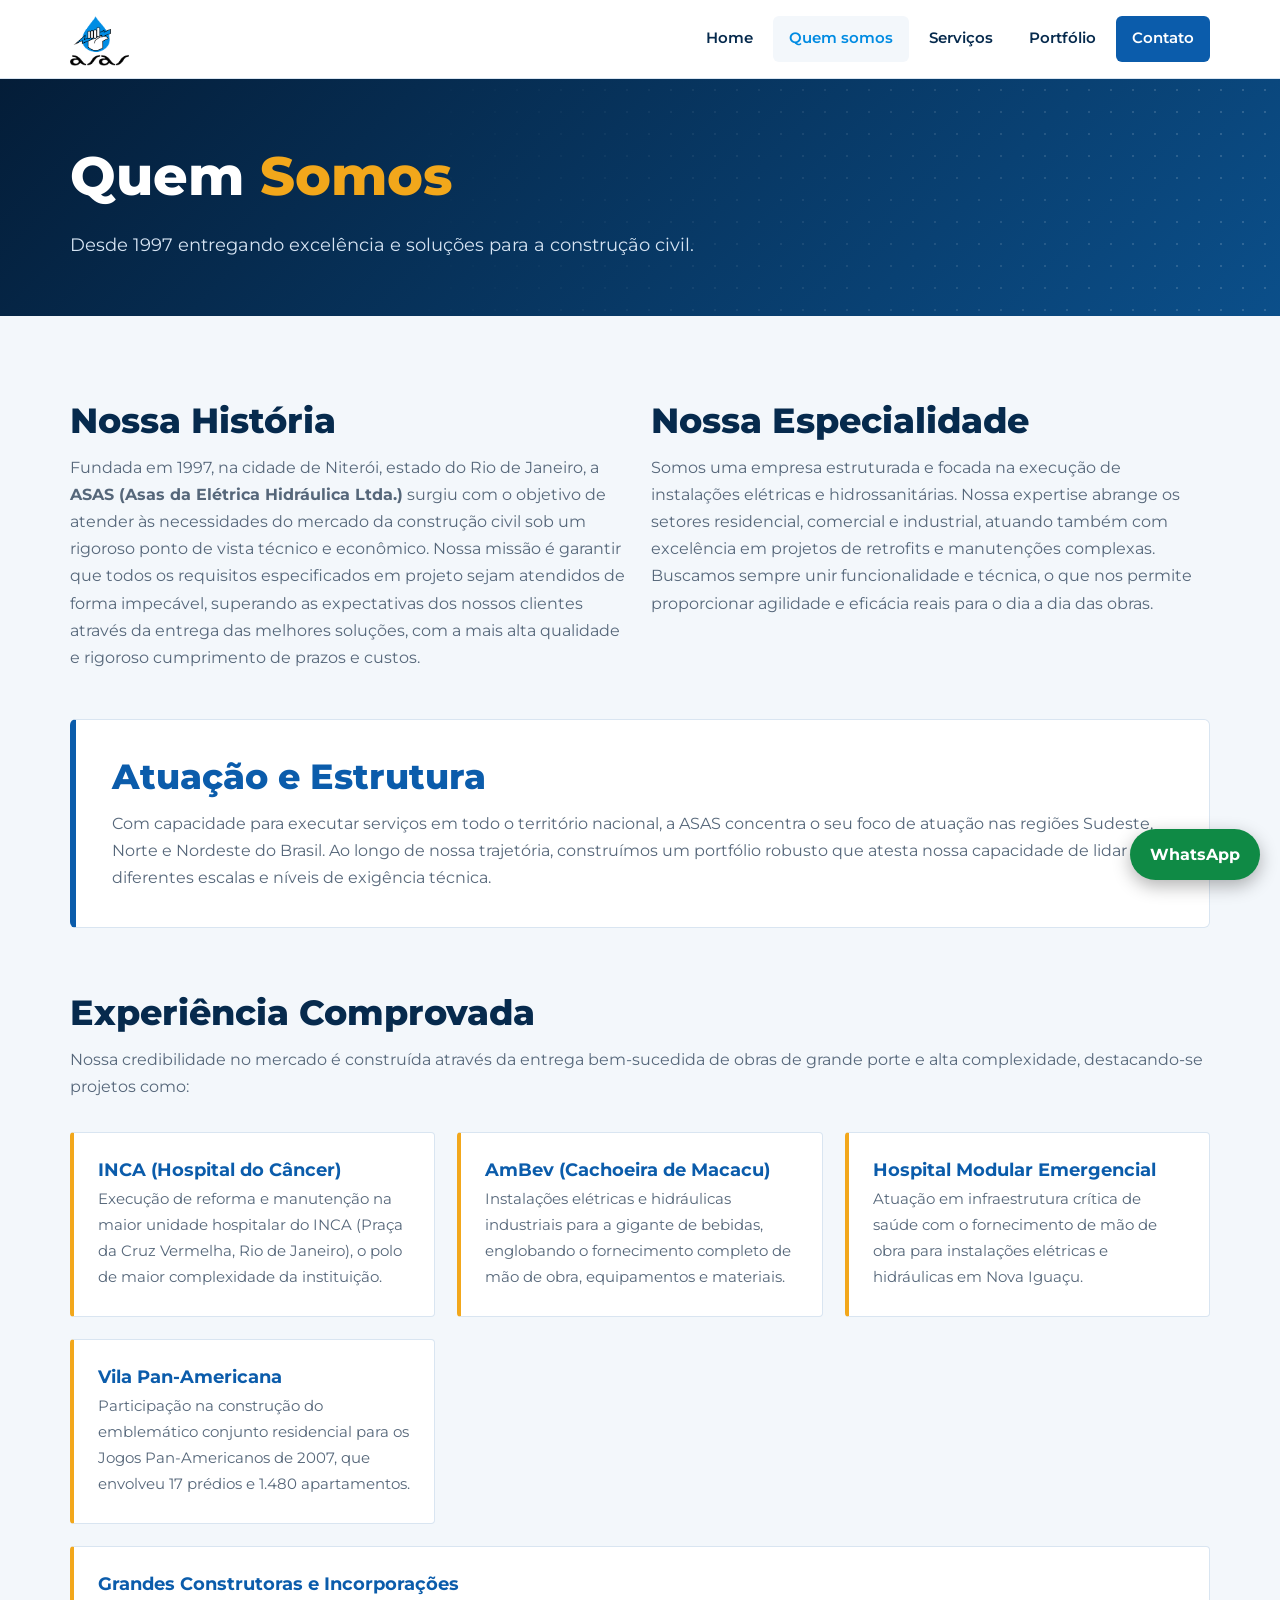
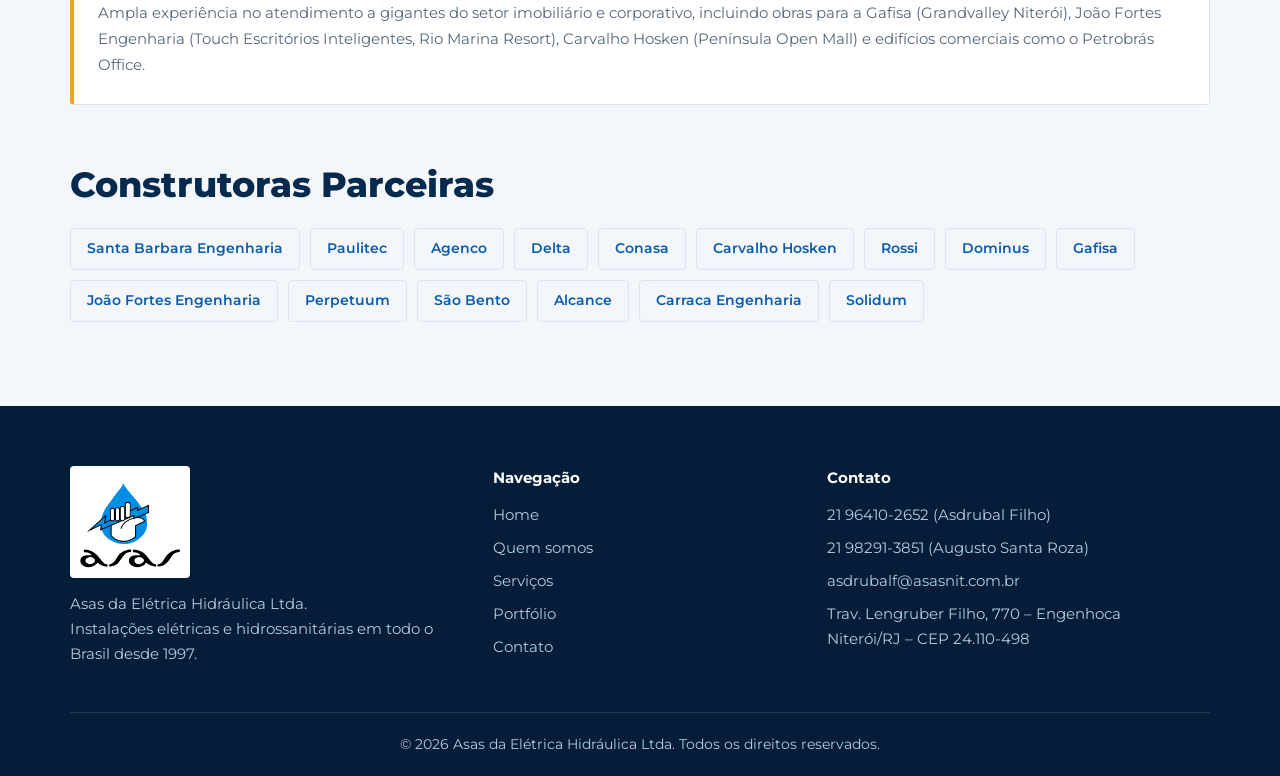
<file: quem-somos.html>
﻿<!DOCTYPE html>
<html lang="pt-BR">
<head>
<meta charset="UTF-8">
<meta name="viewport" content="width=device-width,initial-scale=1">
<title>Quem Somos - ASAS – Instalações Elétricas e Hidrossanitárias</title>
<link rel="icon" href="assets/logo.png">
<link href="https://fonts.googleapis.com/css2?family=Montserrat:wght@400;600;700;800&display=swap" rel="stylesheet">
<style>
:root{--navy:#062a4d;--blue:#0b5cab;--sky:#008be2;--gold:#f2a71b;--bg:#f3f7fb;--line:#d9e5f1;--tx:#1d2b3a;--mut:#56677a}
*{box-sizing:border-box;margin:0;padding:0}
html{scroll-behavior:smooth}
body{font:400 1rem/1.7 Montserrat,system-ui,-apple-system,"Segoe UI",sans-serif;color:var(--tx)}
img{max-width:100%;display:block}
a{color:inherit;text-decoration:none}
ul{list-style:none}
.c{width:min(1140px,92%);margin:auto}
h1,h2,h3{color:var(--navy);line-height:1.2}
h2{font-size:clamp(1.6rem,3vw,2.2rem);font-weight:800;margin-bottom:.7rem}
h3{font-size:1.1rem;margin-bottom:.4rem}
.sec{padding:84px 0}.alt{background:var(--bg)}.m{margin:32px 0}
.lead{color:var(--mut);max-width:64ch}
.g{display:grid;gap:22px}
.g2{grid-template-columns:repeat(auto-fit,minmax(300px,1fr))}
.card{padding:26px 24px;background:#fff;border:1px solid var(--line);border-left:4px solid var(--gold);border-radius:4px}
.card p{color:var(--mut);font-size:.95rem}
header{position:sticky;top:0;z-index:50;background:#fff;border-bottom:1px solid var(--line)}
header.sc{box-shadow:0 4px 18px rgba(6,42,77,.12)}
.nav{display:flex;align-items:center;justify-content:space-between;height:78px}
.nav img{height:54px}
nav ul{display:flex;gap:4px}
nav a{display:block;padding:10px 16px;border-radius:6px;font-weight:600;font-size:.92rem;color:var(--navy)}
nav a:hover,nav a.on{color:var(--sky);background:var(--bg)}
nav a.cta{background:var(--blue);color:#fff}nav a.cta:hover{background:var(--navy);color:#fff}
.mb{display:none;background:none;border:0;font-size:2rem;line-height:1;color:var(--navy);cursor:pointer}
.hero{position:relative;overflow:hidden;color:#fff;background:linear-gradient(135deg,#041d38,#0b4f8a)}
.hero:before{content:"";position:absolute;inset:0;background:radial-gradient(rgba(255,255,255,.16) 1.5px,transparent 1.5px) 0 0/22px 22px;-webkit-mask-image:linear-gradient(90deg,transparent 30%,#000);mask-image:linear-gradient(90deg,transparent 30%,#000)}
.hero .c{position:relative;padding:112px 0 104px}
.hero h1{color:#fff;font-size:clamp(2rem,5vw,3.4rem);font-weight:800;max-width:15em}
.hero h1 span{color:var(--gold)}
.hero .lead{color:#d6e4f3;margin:22px 0 32px;font-size:1.1rem}
.ph .c{padding:64px 0 56px}.ph .lead{margin-bottom:0}
.chips{display:flex;flex-wrap:wrap;gap:10px;margin-top:22px}
.chips span{padding:8px 16px;border:1px solid var(--line);border-radius:4px;font-weight:600;font-size:.88rem;color:var(--blue)}
.destaque-box {margin-bottom: 64px; padding: 36px; background: #fff; border: 1px solid var(--line); border-radius: 6px; border-left: 6px solid var(--blue);}
footer{background:#041d38;color:#b9c9da;padding:60px 0 0;font-size:.92rem}
.fg{display:grid;grid-template-columns:1.3fr 1fr 1.3fr;gap:40px}
footer h4{color:#fff;margin-bottom:12px}footer li{margin-bottom:8px}footer a:hover{color:var(--gold)}
.fl{width:120px;padding:10px;background:#fff;border-radius:4px;margin-bottom:14px}
.cp{margin-top:44px;padding:20px 0;border-top:1px solid rgba(255,255,255,.12);text-align:center;font-size:.85rem}
.wa{position:fixed;right:20px;bottom:20px;z-index:60;padding:12px 20px;border-radius:30px;background:#0f8a45;color:#fff;font-weight:700;box-shadow:0 6px 18px rgba(0,0,0,.3)}
@media(max-width:820px){
.mb{display:block}
nav{position:absolute;top:78px;left:0;right:0;max-height:0;overflow:hidden;background:#fff;transition:max-height .3s}
nav.open{max-height:420px;border-bottom:1px solid var(--line)}
nav ul{flex-direction:column;padding:12px 4%}
.fg{grid-template-columns:1fr}
.sec{padding:56px 0}.hero .c{padding:72px 0}
.destaque-box {padding: 24px;}}
</style>
</head>
<body>

<section class="hero ph">
  <div class="c">
    <h1>Quem <span>Somos</span></h1>
    <p class="lead">Desde 1997 entregando excelência e soluções para a construção civil.</p>
  </div>
</section>

<section class="sec alt">
  <div class="c">
    
    <div class="g g2" style="margin-bottom: 48px; align-items: start;">
      <div>
        <h2>Nossa História</h2>
        <p class="lead" style="max-width: 100%;">Fundada em 1997, na cidade de Niterói, estado do Rio de Janeiro, a <b>ASAS (Asas da Elétrica Hidráulica Ltda.)</b> surgiu com o objetivo de atender às necessidades do mercado da construção civil sob um rigoroso ponto de vista técnico e econômico. Nossa missão é garantir que todos os requisitos especificados em projeto sejam atendidos de forma impecável, superando as expectativas dos nossos clientes através da entrega das melhores soluções, com a mais alta qualidade e rigoroso cumprimento de prazos e custos.</p>
      </div>
      <div>
        <h2>Nossa Especialidade</h2>
        <p class="lead" style="max-width: 100%;">Somos uma empresa estruturada e focada na execução de instalações elétricas e hidrossanitárias. Nossa expertise abrange os setores residencial, comercial e industrial, atuando também com excelência em projetos de retrofits e manutenções complexas. Buscamos sempre unir funcionalidade e técnica, o que nos permite proporcionar agilidade e eficácia reais para o dia a dia das obras.</p>
      </div>
    </div>

    <div class="destaque-box">
      <h2 style="color: var(--blue);">Atuação e Estrutura</h2>
      <p class="lead" style="max-width: 100%;">Com capacidade para executar serviços em todo o território nacional, a ASAS concentra o seu foco de atuação nas regiões Sudeste, Norte e Nordeste do Brasil. Ao longo de nossa trajetória, construímos um portfólio robusto que atesta nossa capacidade de lidar com diferentes escalas e níveis de exigência técnica.</p>
    </div>

    <h2>Experiência Comprovada</h2>
    <p class="lead" style="max-width: 100%;">Nossa credibilidade no mercado é construída através da entrega bem-sucedida de obras de grande porte e alta complexidade, destacando-se projetos como:</p>
    
    <div class="g g2 m">
      <div class="card">
        <h3 style="color: var(--blue);">INCA (Hospital do Câncer)</h3>
        <p>Execução de reforma e manutenção na maior unidade hospitalar do INCA (Praça da Cruz Vermelha, Rio de Janeiro), o polo de maior complexidade da instituição.</p>
      </div>
      <div class="card">
        <h3 style="color: var(--blue);">AmBev (Cachoeira de Macacu)</h3>
        <p>Instalações elétricas e hidráulicas industriais para a gigante de bebidas, englobando o fornecimento completo de mão de obra, equipamentos e materiais.</p>
      </div>
      <div class="card">
        <h3 style="color: var(--blue);">Hospital Modular Emergencial</h3>
        <p>Atuação em infraestrutura crítica de saúde com o fornecimento de mão de obra para instalações elétricas e hidráulicas em Nova Iguaçu.</p>
      </div>
      <div class="card">
        <h3 style="color: var(--blue);">Vila Pan-Americana</h3>
        <p>Participação na construção do emblemático conjunto residencial para os Jogos Pan-Americanos de 2007, que envolveu 17 prédios e 1.480 apartamentos.</p>
      </div>
      <div class="card" style="grid-column: 1 / -1;">
        <h3 style="color: var(--blue);">Grandes Construtoras e Incorporações</h3>
        <p>Ampla experiência no atendimento a gigantes do setor imobiliário e corporativo, incluindo obras para a Gafisa (Grandvalley Niterói), João Fortes Engenharia (Touch Escritórios Inteligentes, Rio Marina Resort), Carvalho Hosken (Península Open Mall) e edifícios comerciais como o Petrobrás Office.</p>
      </div>
    </div>

    <br>
    <h2>Construtoras Parceiras</h2>
    <div class="chips" id="parc"></div>
    
  </div>
</section>

<script>
const PAGES=[['index.html','Home'],['quem-somos.html','Quem somos'],['servicos.html','Serviços'],['portfolio.html','Portfólio'],['contato.html','Contato']];
const PARCEIROS='Santa Barbara Engenharia,Paulitec,Agenco,Delta,Conasa,Carvalho Hosken,Rossi,Dominus,Gafisa,João Fortes Engenharia,Perpetuum,São Bento,Alcance,Carraca Engenharia,Solidum'.split(',');
const T1='21 96410-2652',T2='21 98291-3851',ZAP='5521982913851',MAIL='asdrubalf@asasnit.com.br';
const tel=t=>'tel:+55'+t.replace(/\D/g,'');
const cur=(location.pathname.split('/').pop()||'index').replace('.html','');
document.body.insertAdjacentHTML('afterbegin',`<header><div class="c nav"><a href="index.html"><img src="assets/logo.png" alt="ASAS"></a><button class="mb" aria-label="Abrir menu" aria-expanded="false">☰</button><nav><ul>${PAGES.map(([h,t])=>`<li><a href="${h}" class="${h.replace('.html','')===cur?'on':''}${h=='contato.html'?' cta':''}">${t}</a></li>`).join('')}</ul></nav></div></header>`);
document.body.insertAdjacentHTML('beforeend',`<footer><div class="c fg"><div><div class="fl"><img src="assets/logo.png" alt="ASAS"></div><p>Asas da Elétrica Hidráulica Ltda.<br>Instalações elétricas e hidrossanitárias em todo o Brasil desde 1997.</p></div><div><h4>Navegação</h4><ul>${PAGES.map(([h,t])=>`<li><a href="${h}">${t}</a></li>`).join('')}</ul></div><div><h4>Contato</h4><ul><li><a href="${tel(T1)}">${T1}</a> (Asdrubal Filho)</li><li><a href="${tel(T2)}">${T2}</a> (Augusto Santa Roza)</li><li><a href="mailto:${MAIL}">${MAIL}</a></li><li>Trav. Lengruber Filho, 770 – Engenhoca<br>Niterói/RJ – CEP 24.110-498</li></ul></div></div><div class="c cp">© ${new Date().getFullYear()} Asas da Elétrica Hidráulica Ltda. Todos os direitos reservados.</div></footer><a class="wa" href="https://wa.me/${ZAP}" target="_blank" rel="noopener">WhatsApp</a>`);
const pc=document.getElementById('parc');
if(pc)pc.innerHTML=PARCEIROS.map(t=>`<span>${t}</span>`).join('');
const hd=document.querySelector('header'),mb=hd.querySelector('.mb'),nv=hd.querySelector('nav');
mb.onclick=()=>mb.setAttribute('aria-expanded',nv.classList.toggle('open'));
nv.onclick=e=>{if(e.target.tagName=='A')nv.classList.remove('open')};
addEventListener('scroll',()=>hd.classList.toggle('sc',scrollY>10));
</script>
</body>
</html>
</file>
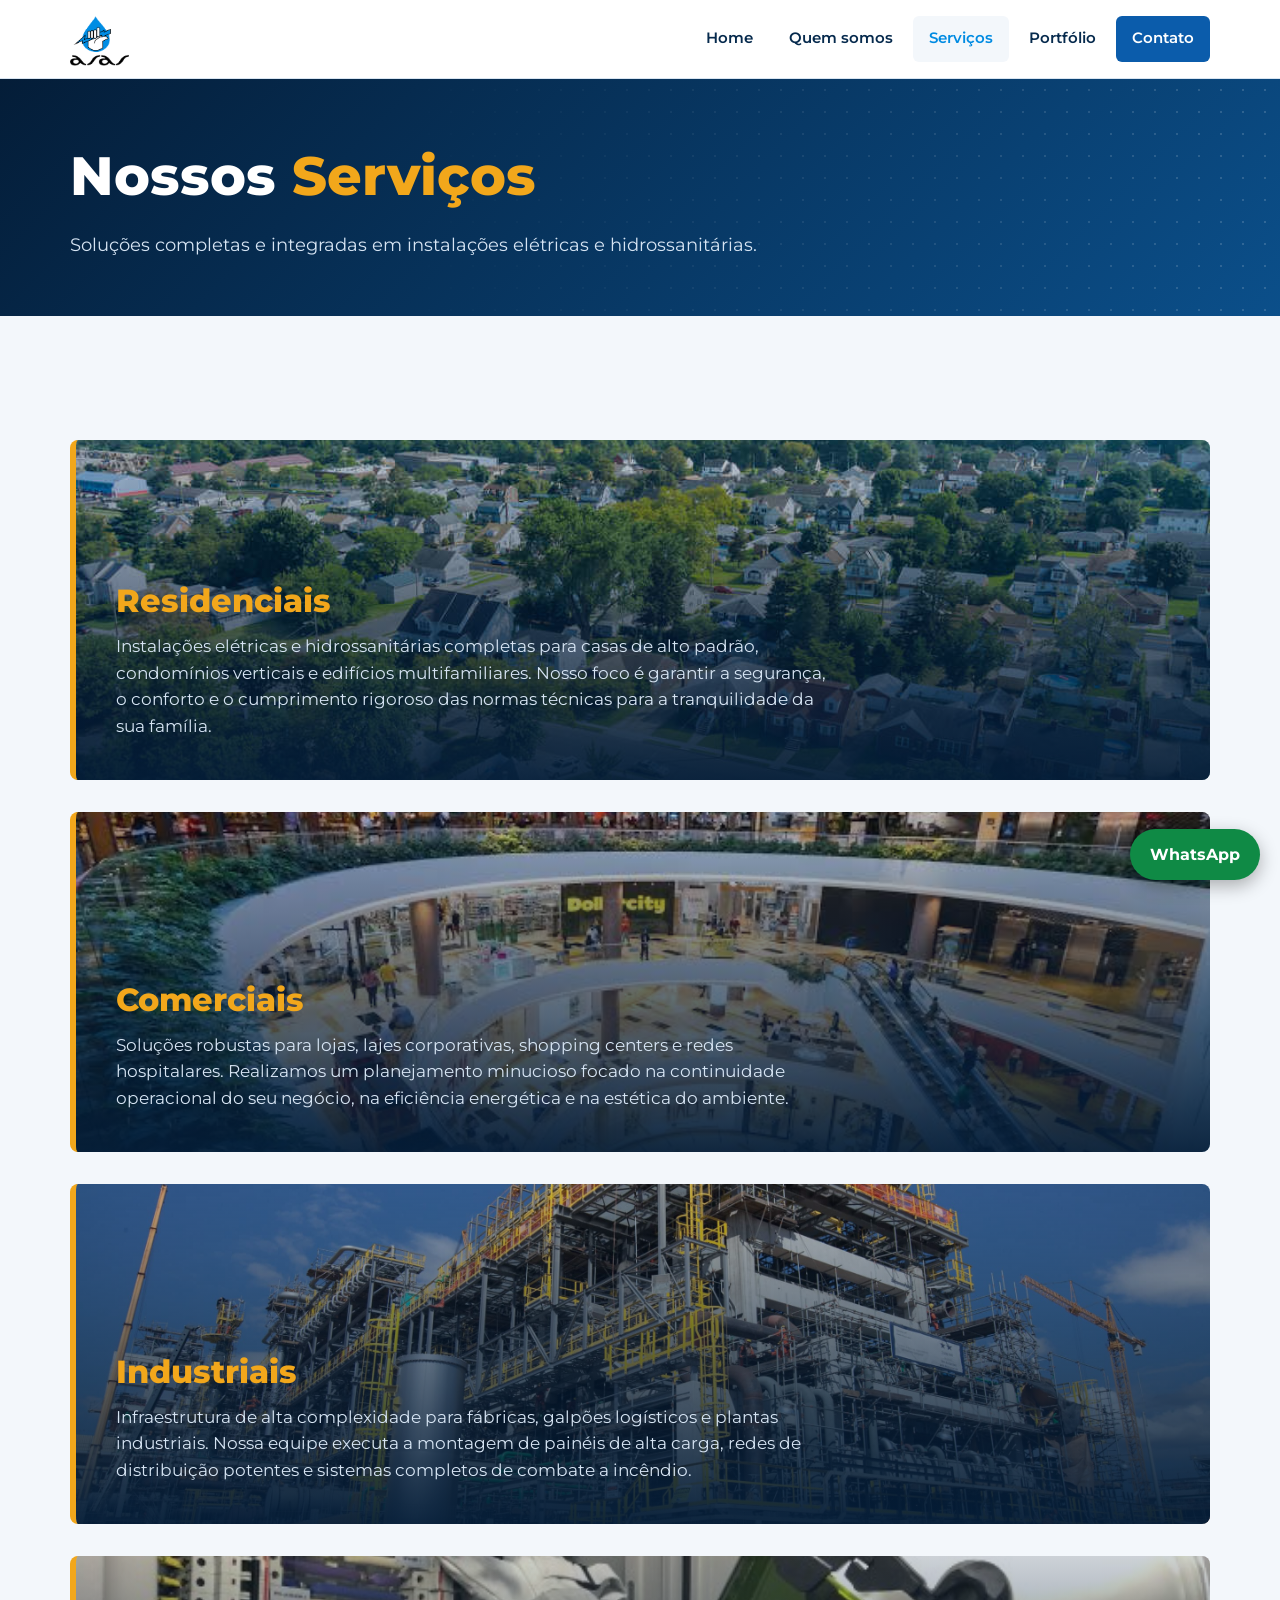
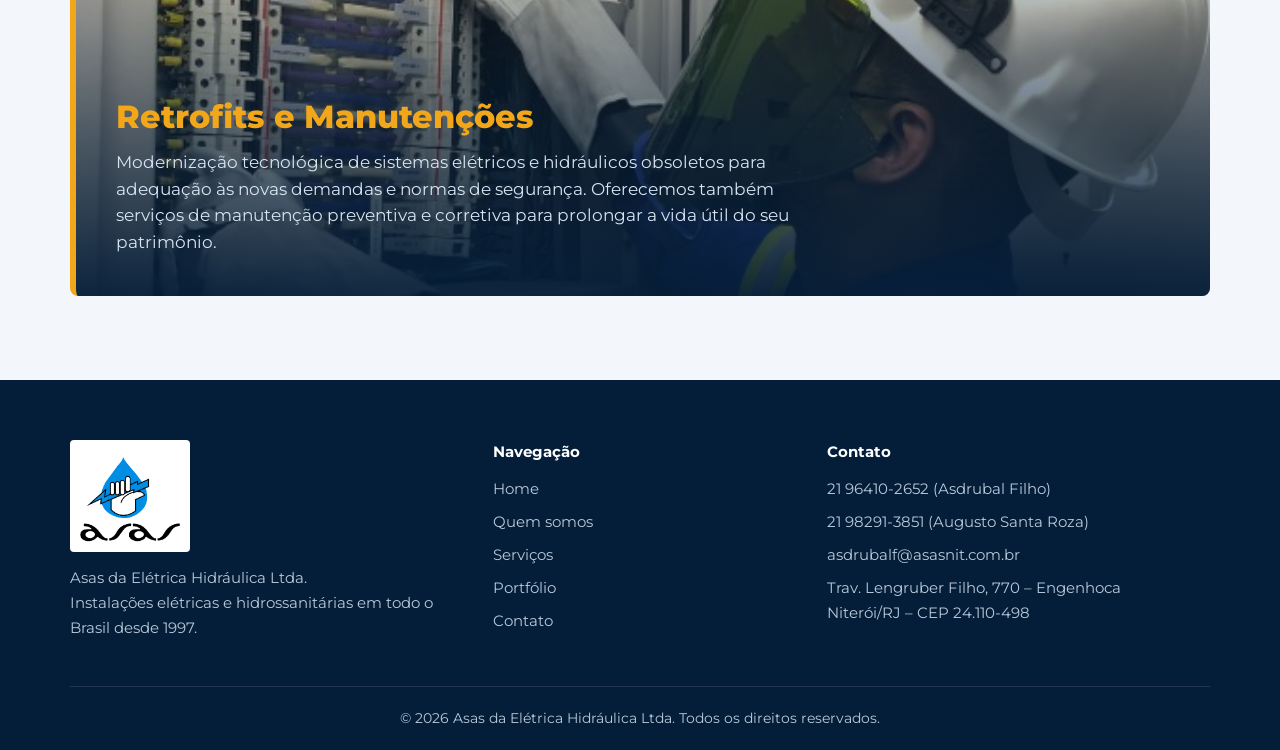
<file: servicos.html>
﻿<!DOCTYPE html>
<html lang="pt-BR">
<head>
<meta charset="UTF-8">
<meta name="viewport" content="width=device-width,initial-scale=1">
<title>Serviços - ASAS – Instalações Elétricas e Hidrossanitárias</title>
<link rel="icon" href="assets/logo.png">
<link href="https://fonts.googleapis.com/css2?family=Montserrat:wght@400;600;700;800&display=swap" rel="stylesheet">
<style>
:root{--navy:#062a4d;--blue:#0b5cab;--sky:#008be2;--gold:#f2a71b;--bg:#f3f7fb;--line:#d9e5f1;--tx:#1d2b3a;--mut:#56677a}
*{box-sizing:border-box;margin:0;padding:0}
html{scroll-behavior:smooth}
body{font:400 1rem/1.7 Montserrat,system-ui,-apple-system,"Segoe UI",sans-serif;color:var(--tx)}
img{max-width:100%;display:block}
a{color:inherit;text-decoration:none}
ul{list-style:none}
.c{width:min(1140px,92%);margin:auto}
h1,h2,h3{color:var(--navy);line-height:1.2}
h2{font-size:clamp(1.6rem,3vw,2.2rem);font-weight:800;margin-bottom:.7rem}
h3{font-size:1.1rem;margin-bottom:.4rem}
.sec{padding:84px 0}.alt{background:var(--bg)}.m{margin:32px 0}
.lead{color:var(--mut);max-width:64ch}
header{position:sticky;top:0;z-index:50;background:#fff;border-bottom:1px solid var(--line)}
header.sc{box-shadow:0 4px 18px rgba(6,42,77,.12)}
.nav{display:flex;align-items:center;justify-content:space-between;height:78px}
.nav img{height:54px}
nav ul{display:flex;gap:4px}
nav a{display:block;padding:10px 16px;border-radius:6px;font-weight:600;font-size:.92rem;color:var(--navy)}
nav a:hover,nav a.on{color:var(--sky);background:var(--bg)}
nav a.cta{background:var(--blue);color:#fff}nav a.cta:hover{background:var(--navy);color:#fff}
.mb{display:none;background:none;border:0;font-size:2rem;line-height:1;color:var(--navy);cursor:pointer}
.hero{position:relative;overflow:hidden;color:#fff;background:linear-gradient(135deg,#041d38,#0b4f8a)}
.hero:before{content:"";position:absolute;inset:0;background:radial-gradient(rgba(255,255,255,.16) 1.5px,transparent 1.5px) 0 0/22px 22px;-webkit-mask-image:linear-gradient(90deg,transparent 30%,#000);mask-image:linear-gradient(90deg,transparent 30%,#000)}
.hero .c{position:relative;padding:112px 0 104px}
.hero h1{color:#fff;font-size:clamp(2rem,5vw,3.4rem);font-weight:800;max-width:15em}
.hero h1 span{color:var(--gold)}
.hero .lead{color:#d6e4f3;margin:22px 0 32px;font-size:1.1rem}
.ph .c{padding:64px 0 56px}.ph .lead{margin-bottom:0}
.servicos-lista {display: grid; gap: 32px; margin-top: 40px;}
.srv-item {position: relative; border-radius: 8px; overflow: hidden; min-height: 340px; display: flex; align-items: flex-end; background-color: var(--navy); background-size: cover; background-position: center; border-left: 6px solid var(--gold);}
.srv-item::before {content: ""; position: absolute; inset: 0; background: linear-gradient(to top, rgba(4,29,56,0.95) 0%, rgba(4,29,56,0.6) 50%, rgba(4,29,56,0.2) 100%); z-index: 1; transition: opacity .3s;}
.srv-item:hover::before {opacity: 0.8;}
.srv-content {position: relative; z-index: 2; padding: 40px; color: #fff; max-width: 800px;}
.srv-content h3 {color: var(--gold); font-size: 2rem; font-weight: 800; margin-bottom: 12px;}
.srv-content p {color: #d6e4f3; font-size: 1.05rem; line-height: 1.6;}
footer{background:#041d38;color:#b9c9da;padding:60px 0 0;font-size:.92rem}
.fg{display:grid;grid-template-columns:1.3fr 1fr 1.3fr;gap:40px}
footer h4{color:#fff;margin-bottom:12px}footer li{margin-bottom:8px}footer a:hover{color:var(--gold)}
.fl{width:120px;padding:10px;background:#fff;border-radius:4px;margin-bottom:14px}
.cp{margin-top:44px;padding:20px 0;border-top:1px solid rgba(255,255,255,.12);text-align:center;font-size:.85rem}
.wa{position:fixed;right:20px;bottom:20px;z-index:60;padding:12px 20px;border-radius:30px;background:#0f8a45;color:#fff;font-weight:700;box-shadow:0 6px 18px rgba(0,0,0,.3)}
@media(max-width:820px){
.mb{display:block}
nav{position:absolute;top:78px;left:0;right:0;max-height:0;overflow:hidden;background:#fff;transition:max-height .3s}
nav.open{max-height:420px;border-bottom:1px solid var(--line)}
nav ul{flex-direction:column;padding:12px 4%}
.fg{grid-template-columns:1fr}
.sec{padding:56px 0}.hero .c{padding:72px 0}
.srv-content {padding: 24px;}
.srv-content h3 {font-size: 1.6rem;}
}
</style>
</head>
<body>

<section class="hero ph">
  <div class="c">
    <h1>Nossos <span>Serviços</span></h1>
    <p class="lead">Soluções completas e integradas em instalações elétricas e hidrossanitárias.</p>
  </div>
</section>

<section class="sec alt">
  <div class="c">
    <div class="servicos-lista">
      
      <div class="srv-item" style="background-image: url('assets/srv-residencial.jpg');">
        <div class="srv-content">
          <h3>Residenciais</h3>
          <p>Instalações elétricas e hidrossanitárias completas para casas de alto padrão, condomínios verticais e edifícios multifamiliares. Nosso foco é garantir a segurança, o conforto e o cumprimento rigoroso das normas técnicas para a tranquilidade da sua família.</p>
        </div>
      </div>

      <div class="srv-item" style="background-image: url('assets/srv-comercial.jpg');">
        <div class="srv-content">
          <h3>Comerciais</h3>
          <p>Soluções robustas para lojas, lajes corporativas, shopping centers e redes hospitalares. Realizamos um planejamento minucioso focado na continuidade operacional do seu negócio, na eficiência energética e na estética do ambiente.</p>
        </div>
      </div>

      <div class="srv-item" style="background-image: url('assets/srv-industrial.jpg');">
        <div class="srv-content">
          <h3>Industriais</h3>
          <p>Infraestrutura de alta complexidade para fábricas, galpões logísticos e plantas industriais. Nossa equipe executa a montagem de painéis de alta carga, redes de distribuição potentes e sistemas completos de combate a incêndio.</p>
        </div>
      </div>

      <div class="srv-item" style="background-image: url('assets/srv-retrofit.jpg');">
        <div class="srv-content">
          <h3>Retrofits e Manutenções</h3>
          <p>Modernização tecnológica de sistemas elétricos e hidráulicos obsoletos para adequação às novas demandas e normas de segurança. Oferecemos também serviços de manutenção preventiva e corretiva para prolongar a vida útil do seu patrimônio.</p>
        </div>
      </div>

    </div>
  </div>
</section>

<script>
const PAGES=[['index.html','Home'],['quem-somos.html','Quem somos'],['servicos.html','Serviços'],['portfolio.html','Portfólio'],['contato.html','Contato']];
const T1='21 96410-2652',T2='21 98291-3851',ZAP='5521982913851',MAIL='asdrubalf@asasnit.com.br';
const tel=t=>'tel:+55'+t.replace(/\D/g,'');
const cur=(location.pathname.split('/').pop()||'index').replace('.html','');
document.body.insertAdjacentHTML('afterbegin',`<header><div class="c nav"><a href="index.html"><img src="assets/logo.png" alt="ASAS"></a><button class="mb" aria-label="Abrir menu" aria-expanded="false">☰</button><nav><ul>${PAGES.map(([h,t])=>`<li><a href="${h}" class="${h.replace('.html','')===cur?'on':''}${h=='contato.html'?' cta':''}">${t}</a></li>`).join('')}</ul></nav></div></header>`);
document.body.insertAdjacentHTML('beforeend',`<footer><div class="c fg"><div><div class="fl"><img src="assets/logo.png" alt="ASAS"></div><p>Asas da Elétrica Hidráulica Ltda.<br>Instalações elétricas e hidrossanitárias em todo o Brasil desde 1997.</p></div><div><h4>Navegação</h4><ul>${PAGES.map(([h,t])=>`<li><a href="${h}">${t}</a></li>`).join('')}</ul></div><div><h4>Contato</h4><ul><li><a href="${tel(T1)}">${T1}</a> (Asdrubal Filho)</li><li><a href="${tel(T2)}">${T2}</a> (Augusto Santa Roza)</li><li><a href="mailto:${MAIL}">${MAIL}</a></li><li>Trav. Lengruber Filho, 770 – Engenhoca<br>Niterói/RJ – CEP 24.110-498</li></ul></div></div><div class="c cp">© ${new Date().getFullYear()} Asas da Elétrica Hidráulica Ltda. Todos os direitos reservados.</div></footer><a class="wa" href="https://wa.me/${ZAP}" target="_blank" rel="noopener">WhatsApp</a>`);
const hd=document.querySelector('header'),mb=hd.querySelector('.mb'),nv=hd.querySelector('nav');
mb.onclick=()=>mb.setAttribute('aria-expanded',nv.classList.toggle('open'));
nv.onclick=e=>{if(e.target.tagName=='A')nv.classList.remove('open')};
addEventListener('scroll',()=>hd.classList.toggle('sc',scrollY>10));
</script>
</body>
</html>
</file>
